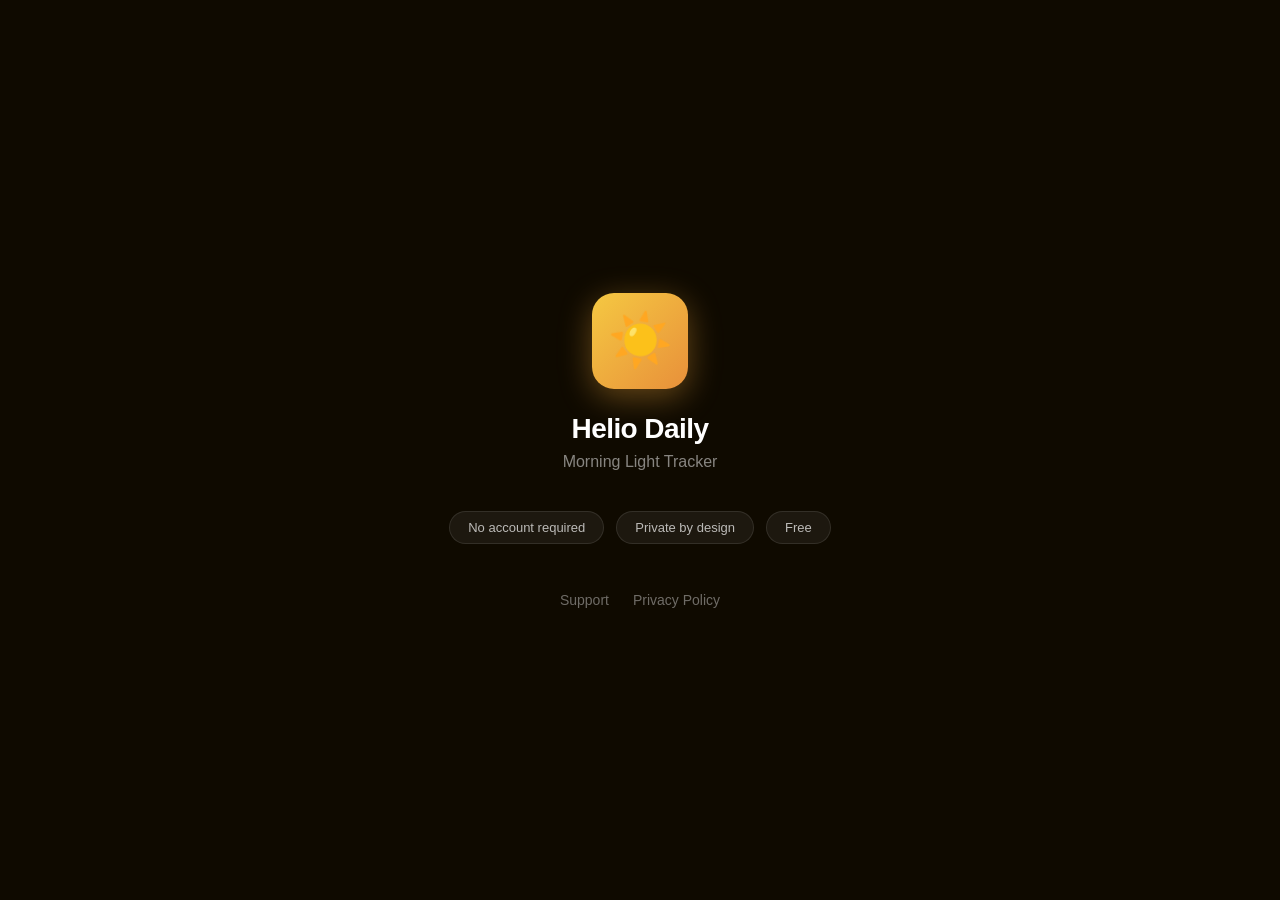
<file: helio/index.html>
<!DOCTYPE html>
<html lang="en">
<head>
<meta charset="UTF-8">
<meta name="viewport" content="width=device-width, initial-scale=1.0">
<title>Helio Daily - Morning Light Tracker</title>
<style>
  * { margin: 0; padding: 0; box-sizing: border-box; }
  body { font-family: -apple-system, BlinkMacSystemFont, 'Segoe UI', sans-serif; background: #0F0A00; color: #fff; min-height: 100vh; display: flex; flex-direction: column; align-items: center; justify-content: center; padding: 40px 20px; }
  .icon { width: 96px; height: 96px; background: linear-gradient(135deg, #F5C842, #E8903A); border-radius: 22px; display: flex; align-items: center; justify-content: center; font-size: 52px; margin: 0 auto 24px; box-shadow: 0 8px 32px rgba(232,163,58,0.4); }
  h1 { font-size: 28px; font-weight: 700; letter-spacing: -0.02em; margin-bottom: 8px; text-align: center; }
  .sub { font-size: 16px; color: rgba(255,255,255,0.5); text-align: center; margin-bottom: 40px; }
  .badges { display: flex; gap: 12px; flex-wrap: wrap; justify-content: center; margin-bottom: 48px; }
  .badge { background: rgba(255,255,255,0.06); border: 1px solid rgba(255,255,255,0.1); border-radius: 100px; padding: 8px 18px; font-size: 13px; color: rgba(255,255,255,0.7); }
  .links { display: flex; gap: 24px; }
  .links a { font-size: 14px; color: rgba(255,255,255,0.4); text-decoration: none; }
  .links a:hover { color: rgba(255,255,255,0.8); }
</style>
</head>
<body>
  <div class="icon">☀️</div>
  <h1>Helio Daily</h1>
  <p class="sub">Morning Light Tracker</p>
  <div class="badges">
    <span class="badge">No account required</span>
    <span class="badge">Private by design</span>
    <span class="badge">Free</span>
  </div>
  <div class="links">
    <a href="./support.html">Support</a>
    <a href="./privacy.html">Privacy Policy</a>
  </div>
</body>
</html>
</file>
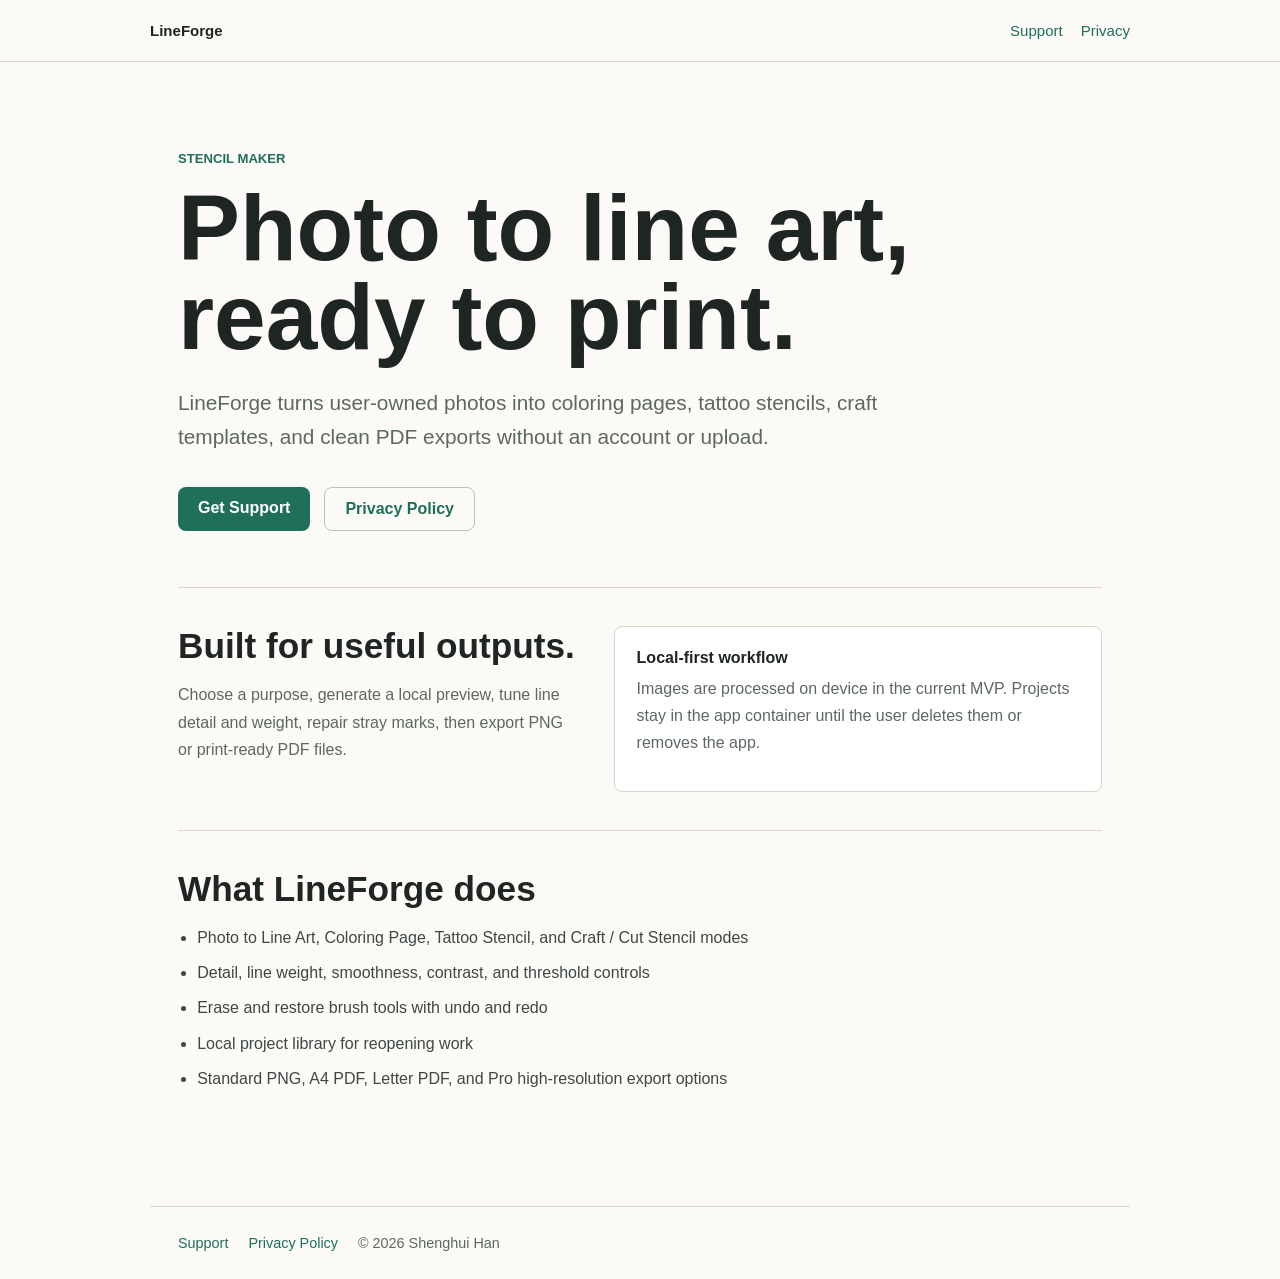
<file: lineforge/index.html>
<!DOCTYPE html>
<html lang="en">
<head>
  <meta charset="UTF-8">
  <meta name="viewport" content="width=device-width, initial-scale=1.0">
  <title>LineForge - Stencil Maker</title>
  <meta name="description" content="LineForge turns your own photos into printable line art, coloring pages, tattoo stencils, and craft templates.">
  <style>
    * { margin: 0; padding: 0; box-sizing: border-box; }
    body { font-family: -apple-system, BlinkMacSystemFont, "Segoe UI", sans-serif; background: #fbfaf6; color: #1f2523; }
    header { padding: 22px 40px; border-bottom: 1px solid #d9d4c8; background: rgba(251,250,246,0.96); }
    nav { display: flex; justify-content: space-between; align-items: center; gap: 20px; max-width: 980px; margin: 0 auto; }
    nav a { color: #1f6f5b; text-decoration: none; font-size: 0.94rem; }
    .brand { color: #1f2523; font-weight: 700; }
    .links { display: flex; gap: 18px; }
    .hero { max-width: 980px; margin: 0 auto; padding: 86px 28px 56px; }
    .eyebrow { color: #1f6f5b; font-size: 0.82rem; font-weight: 700; text-transform: uppercase; margin-bottom: 14px; }
    h1 { max-width: 820px; font-size: clamp(2.7rem, 8vw, 5.8rem); line-height: 0.96; letter-spacing: 0; }
    .lede { max-width: 720px; margin-top: 24px; color: #5d6864; font-size: clamp(1.06rem, 2vw, 1.3rem); line-height: 1.6; }
    .actions { display: flex; gap: 14px; flex-wrap: wrap; margin-top: 34px; }
    .button { display: inline-block; padding: 12px 20px; border-radius: 8px; background: #1f6f5b; color: #fff; text-decoration: none; font-weight: 650; }
    .button.secondary { background: transparent; color: #1f6f5b; border: 1px solid #b9c4bd; }
    .content { max-width: 980px; margin: 0 auto; padding: 0 28px 76px; }
    section { border-top: 1px solid #d9d4c8; padding: 38px 0; }
    h2 { font-size: clamp(1.35rem, 3vw, 2.2rem); line-height: 1.12; margin-bottom: 16px; }
    p { max-width: 760px; color: #5d6864; font-size: 1rem; line-height: 1.7; margin-bottom: 12px; }
    ul { max-width: 760px; padding-left: 1.2rem; color: #3e4845; line-height: 1.7; }
    li + li { margin-top: 8px; }
    .split { display: grid; grid-template-columns: minmax(0, 0.9fr) minmax(0, 1.1fr); gap: 36px; align-items: start; }
    .proof { background: #fff; border: 1px solid #d9d4c8; border-radius: 8px; padding: 22px; }
    .proof strong { display: block; margin-bottom: 8px; }
    footer { max-width: 980px; margin: 0 auto; padding: 28px; border-top: 1px solid #d9d4c8; color: #5d6864; font-size: 0.9rem; }
    footer a { color: #1f6f5b; text-decoration: none; margin-right: 16px; }
    @media (max-width: 720px) {
      header { padding: 18px 22px; }
      nav { align-items: flex-start; flex-direction: column; }
      .hero { padding-top: 56px; }
      .split { grid-template-columns: 1fr; }
    }
  </style>
</head>
<body>
  <header>
    <nav>
      <a class="brand" href="./">LineForge</a>
      <div class="links">
        <a href="support/">Support</a>
        <a href="privacy/">Privacy</a>
      </div>
    </nav>
  </header>

  <main>
    <div class="hero">
      <p class="eyebrow">Stencil Maker</p>
      <h1>Photo to line art, ready to print.</h1>
      <p class="lede">LineForge turns user-owned photos into coloring pages, tattoo stencils, craft templates, and clean PDF exports without an account or upload.</p>
      <div class="actions">
        <a class="button" href="support/">Get Support</a>
        <a class="button secondary" href="privacy/">Privacy Policy</a>
      </div>
    </div>

    <div class="content">
      <section class="split">
        <div>
          <h2>Built for useful outputs.</h2>
          <p>Choose a purpose, generate a local preview, tune line detail and weight, repair stray marks, then export PNG or print-ready PDF files.</p>
        </div>
        <div class="proof">
          <strong>Local-first workflow</strong>
          <p>Images are processed on device in the current MVP. Projects stay in the app container until the user deletes them or removes the app.</p>
        </div>
      </section>

      <section>
        <h2>What LineForge does</h2>
        <ul>
          <li>Photo to Line Art, Coloring Page, Tattoo Stencil, and Craft / Cut Stencil modes</li>
          <li>Detail, line weight, smoothness, contrast, and threshold controls</li>
          <li>Erase and restore brush tools with undo and redo</li>
          <li>Local project library for reopening work</li>
          <li>Standard PNG, A4 PDF, Letter PDF, and Pro high-resolution export options</li>
        </ul>
      </section>
    </div>
  </main>

  <footer>
    <a href="support/">Support</a>
    <a href="privacy/">Privacy Policy</a>
    <span>© 2026 Shenghui Han</span>
  </footer>
</body>
</html>
</file>
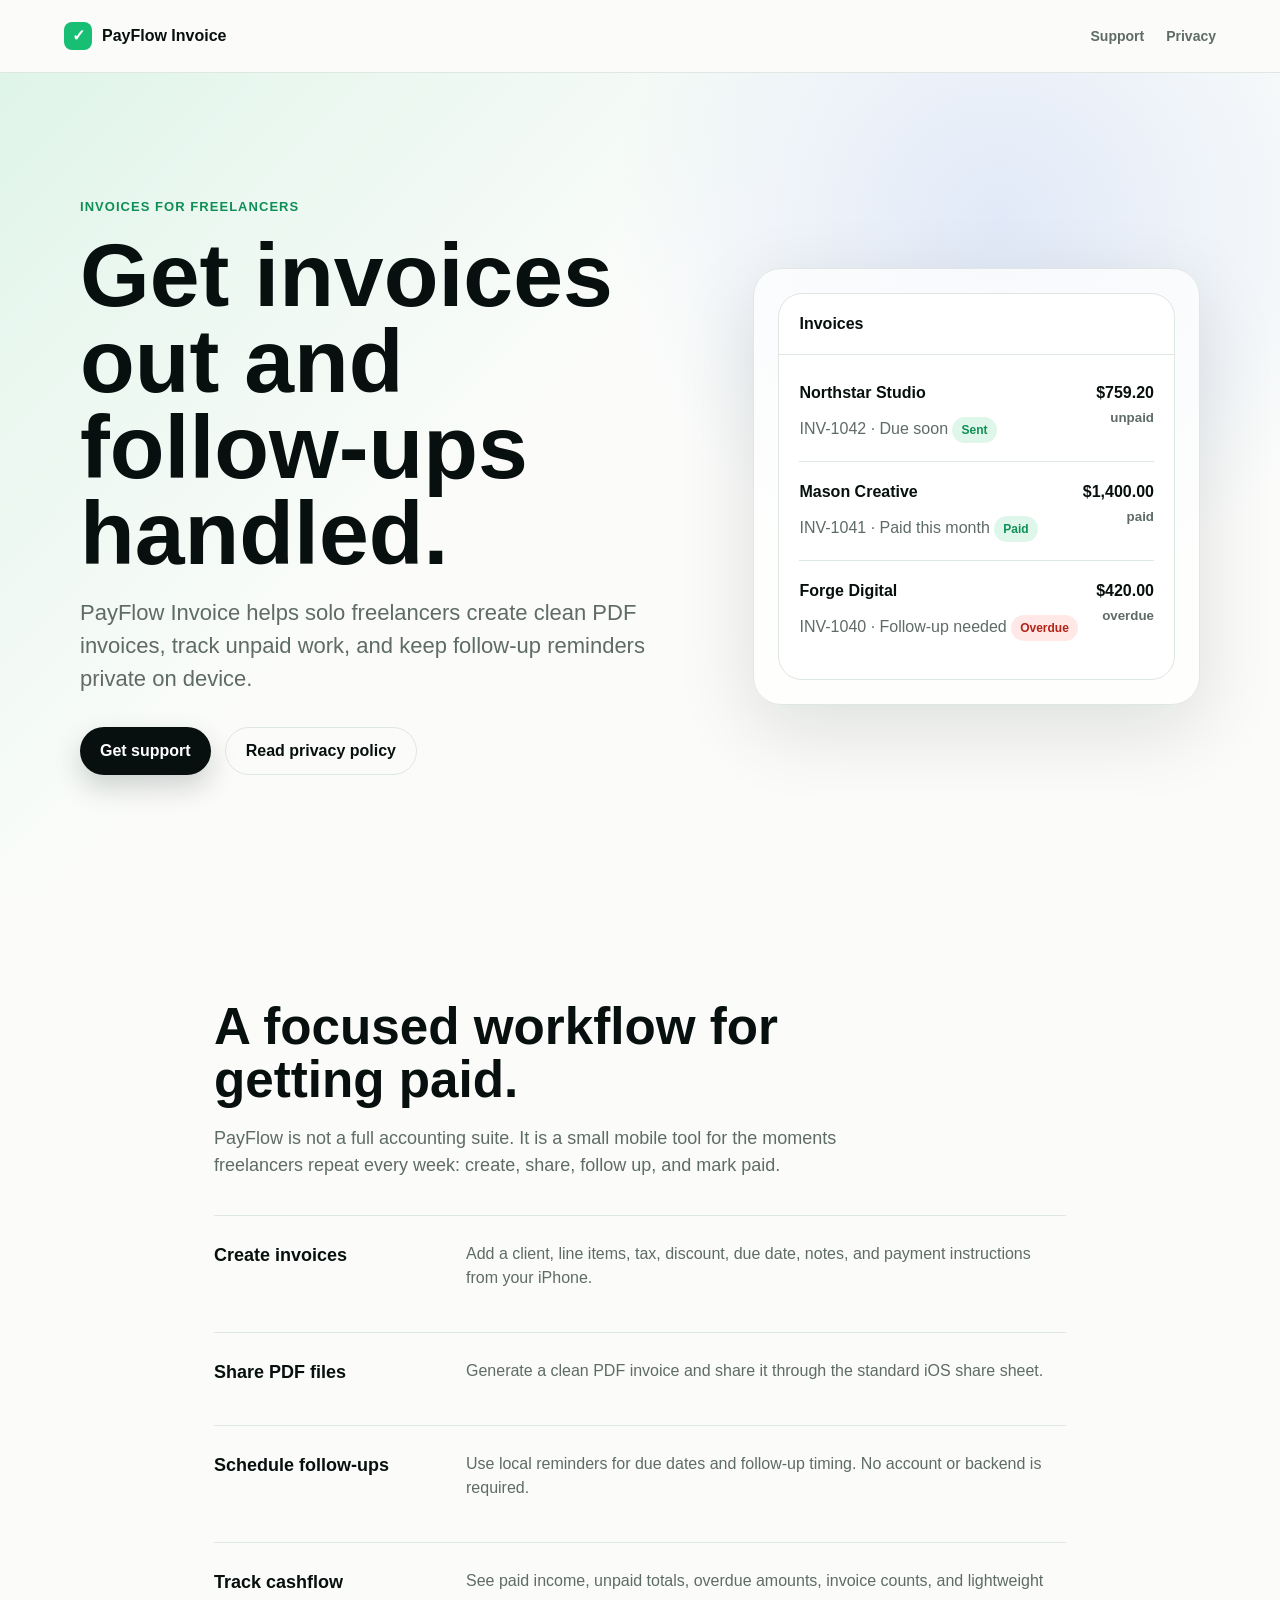
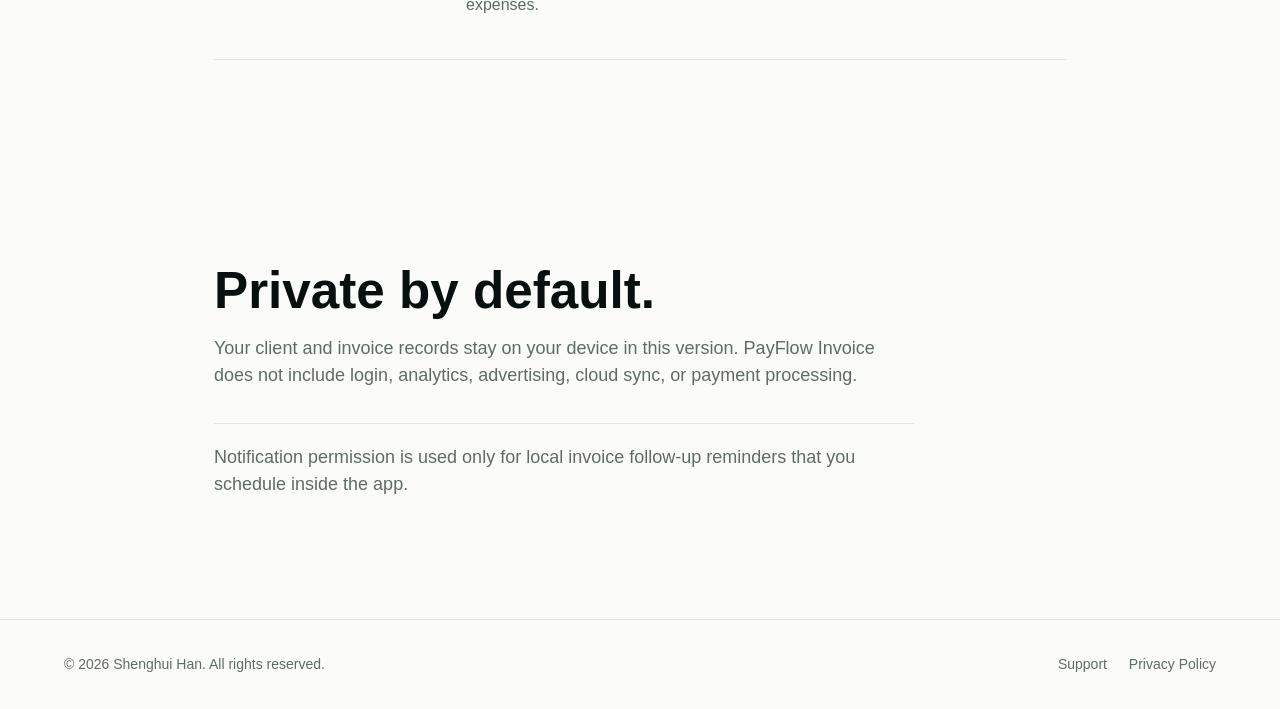
<file: payflow-invoice/index.html>
<!DOCTYPE html>
<html lang="en">
<head>
  <meta charset="UTF-8">
  <meta name="viewport" content="width=device-width, initial-scale=1.0">
  <meta name="description" content="PayFlow Invoice helps freelancers create PDF invoices, track unpaid work, and schedule local follow-up reminders.">
  <title>PayFlow Invoice - Simple invoices and follow-up reminders</title>
  <link rel="stylesheet" href="./styles.css">
</head>
<body>
  <header class="site-header">
    <a class="brand" href="./" aria-label="PayFlow Invoice home">
      <span class="mark">✓</span>
      <span>PayFlow Invoice</span>
    </a>
    <nav class="nav" aria-label="Main navigation">
      <a href="./support/">Support</a>
      <a href="./privacy/">Privacy</a>
    </nav>
  </header>

  <main>
    <section class="hero">
      <div class="hero-inner">
        <div>
          <p class="eyebrow">Invoices for freelancers</p>
          <h1>Get invoices out and follow-ups handled.</h1>
          <p class="lead">PayFlow Invoice helps solo freelancers create clean PDF invoices, track unpaid work, and keep follow-up reminders private on device.</p>
          <div class="actions">
            <a class="button" href="./support/">Get support</a>
            <a class="button secondary" href="./privacy/">Read privacy policy</a>
          </div>
        </div>

        <div class="product-panel" aria-label="PayFlow Invoice app preview">
          <div class="phone">
            <div class="phone-top">Invoices</div>
            <div class="invoice-list">
              <div class="invoice-row">
                <div>
                  <strong>Northstar Studio</strong>
                  <span>INV-1042 · Due soon</span>
                  <div class="status">Sent</div>
                </div>
                <div class="amount">$759.20<br><small>unpaid</small></div>
              </div>
              <div class="invoice-row">
                <div>
                  <strong>Mason Creative</strong>
                  <span>INV-1041 · Paid this month</span>
                  <div class="status">Paid</div>
                </div>
                <div class="amount">$1,400.00<br><small>paid</small></div>
              </div>
              <div class="invoice-row">
                <div>
                  <strong>Forge Digital</strong>
                  <span>INV-1040 · Follow-up needed</span>
                  <div class="status overdue">Overdue</div>
                </div>
                <div class="amount">$420.00<br><small>overdue</small></div>
              </div>
            </div>
          </div>
        </div>
      </div>
    </section>

    <section class="section" id="workflow">
      <h2>A focused workflow for getting paid.</h2>
      <p>PayFlow is not a full accounting suite. It is a small mobile tool for the moments freelancers repeat every week: create, share, follow up, and mark paid.</p>

      <div class="feature-list">
        <div class="feature">
          <h3>Create invoices</h3>
          <p>Add a client, line items, tax, discount, due date, notes, and payment instructions from your iPhone.</p>
        </div>
        <div class="feature">
          <h3>Share PDF files</h3>
          <p>Generate a clean PDF invoice and share it through the standard iOS share sheet.</p>
        </div>
        <div class="feature">
          <h3>Schedule follow-ups</h3>
          <p>Use local reminders for due dates and follow-up timing. No account or backend is required.</p>
        </div>
        <div class="feature">
          <h3>Track cashflow</h3>
          <p>See paid income, unpaid totals, overdue amounts, invoice counts, and lightweight expenses.</p>
        </div>
      </div>
    </section>

    <section class="section">
      <h2>Private by default.</h2>
      <p>Your client and invoice records stay on your device in this version. PayFlow Invoice does not include login, analytics, advertising, cloud sync, or payment processing.</p>
      <p class="note">Notification permission is used only for local invoice follow-up reminders that you schedule inside the app.</p>
    </section>
  </main>

  <footer class="site-footer">
    <span>© 2026 Shenghui Han. All rights reserved.</span>
    <span>
      <a href="./support/">Support</a>
      <a href="./privacy/">Privacy Policy</a>
    </span>
  </footer>
</body>
</html>
</file>
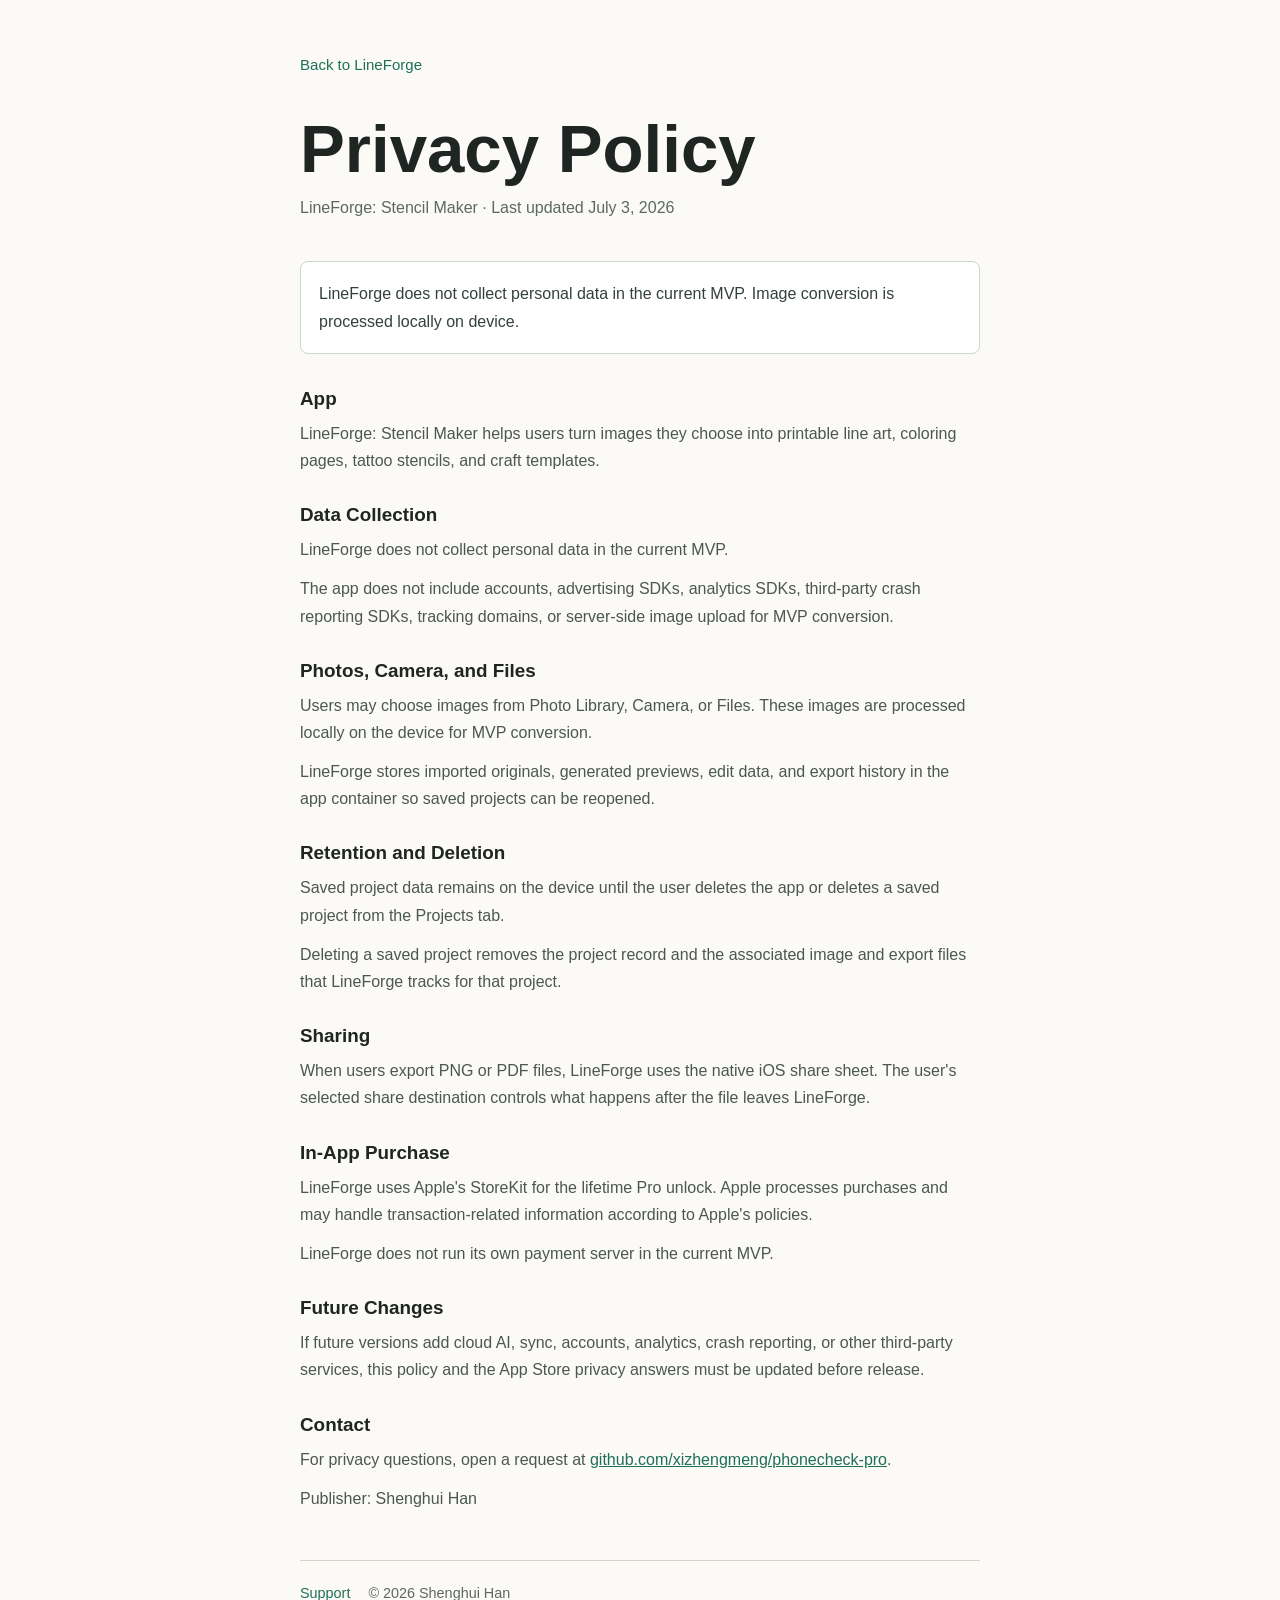
<file: lineforge/privacy/index.html>
<!DOCTYPE html>
<html lang="en">
<head>
  <meta charset="UTF-8">
  <meta name="viewport" content="width=device-width, initial-scale=1.0">
  <title>Privacy Policy - LineForge</title>
  <meta name="description" content="Privacy policy for LineForge: Stencil Maker.">
  <style>
    * { margin: 0; padding: 0; box-sizing: border-box; }
    body { font-family: -apple-system, BlinkMacSystemFont, "Segoe UI", sans-serif; background: #fbfaf6; color: #1f2523; padding: 56px 22px; }
    .wrap { max-width: 680px; margin: 0 auto; }
    .back { color: #1f6f5b; text-decoration: none; font-size: 0.94rem; display: inline-block; margin-bottom: 42px; }
    h1 { font-size: clamp(2.2rem, 8vw, 4.2rem); line-height: 1; letter-spacing: 0; margin-bottom: 12px; }
    .meta { color: #5d6864; margin-bottom: 40px; }
    .highlight { border: 1px solid #c9d8d0; background: #ffffff; border-radius: 8px; padding: 18px; margin-bottom: 34px; }
    .highlight p { margin: 0; color: #33413d; }
    h2 { font-size: 1.18rem; margin: 30px 0 10px; }
    p { color: #4c5753; line-height: 1.7; margin-bottom: 12px; }
    a { color: #1f6f5b; }
    footer { max-width: 680px; margin: 48px auto 0; padding-top: 24px; border-top: 1px solid #d9d4c8; color: #5d6864; font-size: 0.9rem; }
    footer a { color: #1f6f5b; text-decoration: none; margin-right: 14px; }
  </style>
</head>
<body>
  <main class="wrap">
    <a class="back" href="../">Back to LineForge</a>
    <h1>Privacy Policy</h1>
    <p class="meta">LineForge: Stencil Maker · Last updated July 3, 2026</p>

    <div class="highlight">
      <p>LineForge does not collect personal data in the current MVP. Image conversion is processed locally on device.</p>
    </div>

    <h2>App</h2>
    <p>LineForge: Stencil Maker helps users turn images they choose into printable line art, coloring pages, tattoo stencils, and craft templates.</p>

    <h2>Data Collection</h2>
    <p>LineForge does not collect personal data in the current MVP.</p>
    <p>The app does not include accounts, advertising SDKs, analytics SDKs, third-party crash reporting SDKs, tracking domains, or server-side image upload for MVP conversion.</p>

    <h2>Photos, Camera, and Files</h2>
    <p>Users may choose images from Photo Library, Camera, or Files. These images are processed locally on the device for MVP conversion.</p>
    <p>LineForge stores imported originals, generated previews, edit data, and export history in the app container so saved projects can be reopened.</p>

    <h2>Retention and Deletion</h2>
    <p>Saved project data remains on the device until the user deletes the app or deletes a saved project from the Projects tab.</p>
    <p>Deleting a saved project removes the project record and the associated image and export files that LineForge tracks for that project.</p>

    <h2>Sharing</h2>
    <p>When users export PNG or PDF files, LineForge uses the native iOS share sheet. The user's selected share destination controls what happens after the file leaves LineForge.</p>

    <h2>In-App Purchase</h2>
    <p>LineForge uses Apple's StoreKit for the lifetime Pro unlock. Apple processes purchases and may handle transaction-related information according to Apple's policies.</p>
    <p>LineForge does not run its own payment server in the current MVP.</p>

    <h2>Future Changes</h2>
    <p>If future versions add cloud AI, sync, accounts, analytics, crash reporting, or other third-party services, this policy and the App Store privacy answers must be updated before release.</p>

    <h2>Contact</h2>
    <p>For privacy questions, open a request at <a href="https://github.com/xizhengmeng/phonecheck-pro/issues/new">github.com/xizhengmeng/phonecheck-pro</a>.</p>
    <p>Publisher: Shenghui Han</p>
  </main>

  <footer>
    <a href="../support/">Support</a>
    <span>© 2026 Shenghui Han</span>
  </footer>
</body>
</html>
</file>
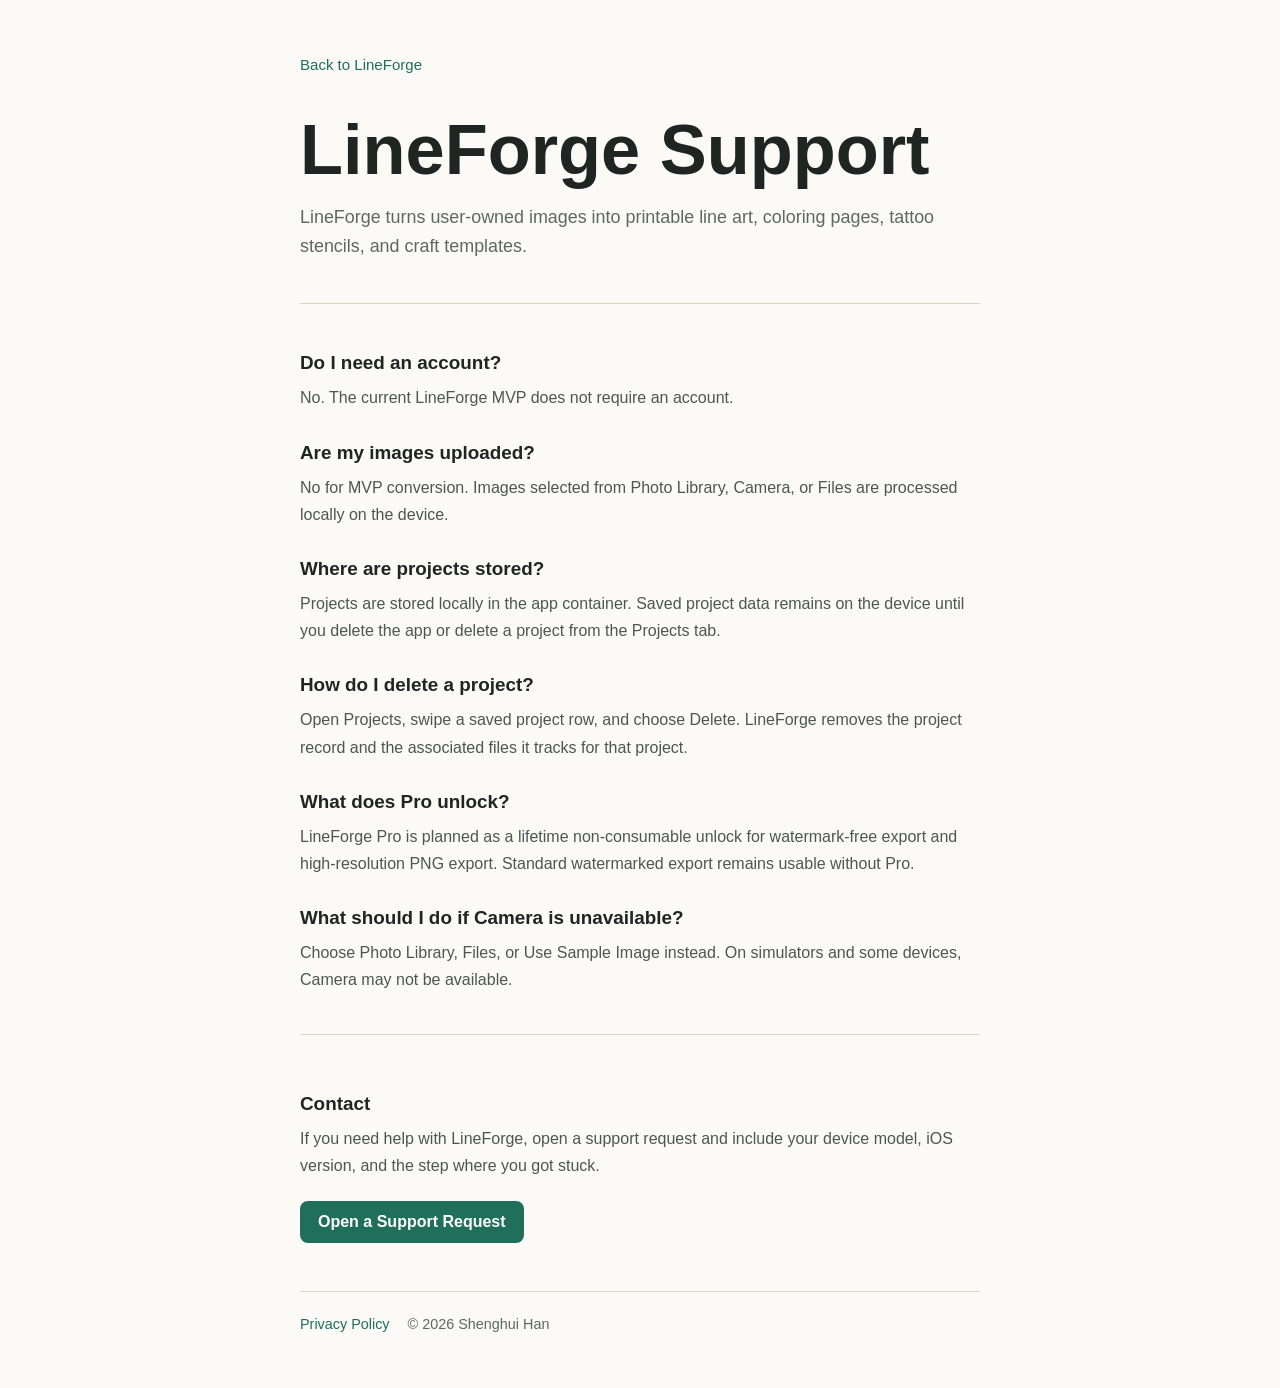
<file: lineforge/support/index.html>
<!DOCTYPE html>
<html lang="en">
<head>
  <meta charset="UTF-8">
  <meta name="viewport" content="width=device-width, initial-scale=1.0">
  <title>Support - LineForge</title>
  <meta name="description" content="Support page for LineForge: Stencil Maker.">
  <style>
    * { margin: 0; padding: 0; box-sizing: border-box; }
    body { font-family: -apple-system, BlinkMacSystemFont, "Segoe UI", sans-serif; background: #fbfaf6; color: #1f2523; padding: 56px 22px; }
    .wrap { max-width: 680px; margin: 0 auto; }
    .back { color: #1f6f5b; text-decoration: none; font-size: 0.94rem; display: inline-block; margin-bottom: 42px; }
    h1 { font-size: clamp(2.2rem, 8vw, 4.4rem); line-height: 1; letter-spacing: 0; margin-bottom: 18px; }
    .lede { color: #5d6864; font-size: 1.12rem; line-height: 1.62; margin-bottom: 42px; }
    h2 { font-size: 1.18rem; margin: 30px 0 10px; }
    p { color: #4c5753; line-height: 1.7; margin-bottom: 12px; }
    .faq { border-top: 1px solid #d9d4c8; padding-top: 18px; }
    .contact { margin-top: 40px; padding-top: 28px; border-top: 1px solid #d9d4c8; }
    .button { display: inline-block; margin-top: 10px; padding: 12px 18px; border-radius: 8px; background: #1f6f5b; color: #fff; text-decoration: none; font-weight: 650; }
    footer { max-width: 680px; margin: 48px auto 0; padding-top: 24px; border-top: 1px solid #d9d4c8; color: #5d6864; font-size: 0.9rem; }
    footer a { color: #1f6f5b; text-decoration: none; margin-right: 14px; }
  </style>
</head>
<body>
  <main class="wrap">
    <a class="back" href="../">Back to LineForge</a>
    <h1>LineForge Support</h1>
    <p class="lede">LineForge turns user-owned images into printable line art, coloring pages, tattoo stencils, and craft templates.</p>

    <section class="faq" aria-labelledby="questions">
      <h2 id="questions">Do I need an account?</h2>
      <p>No. The current LineForge MVP does not require an account.</p>

      <h2>Are my images uploaded?</h2>
      <p>No for MVP conversion. Images selected from Photo Library, Camera, or Files are processed locally on the device.</p>

      <h2>Where are projects stored?</h2>
      <p>Projects are stored locally in the app container. Saved project data remains on the device until you delete the app or delete a project from the Projects tab.</p>

      <h2>How do I delete a project?</h2>
      <p>Open Projects, swipe a saved project row, and choose Delete. LineForge removes the project record and the associated files it tracks for that project.</p>

      <h2>What does Pro unlock?</h2>
      <p>LineForge Pro is planned as a lifetime non-consumable unlock for watermark-free export and high-resolution PNG export. Standard watermarked export remains usable without Pro.</p>

      <h2>What should I do if Camera is unavailable?</h2>
      <p>Choose Photo Library, Files, or Use Sample Image instead. On simulators and some devices, Camera may not be available.</p>
    </section>

    <section class="contact" aria-labelledby="contact">
      <h2 id="contact">Contact</h2>
      <p>If you need help with LineForge, open a support request and include your device model, iOS version, and the step where you got stuck.</p>
      <a class="button" href="https://github.com/xizhengmeng/phonecheck-pro/issues/new">Open a Support Request</a>
    </section>
  </main>

  <footer>
    <a href="../privacy/">Privacy Policy</a>
    <span>© 2026 Shenghui Han</span>
  </footer>
</body>
</html>
</file>
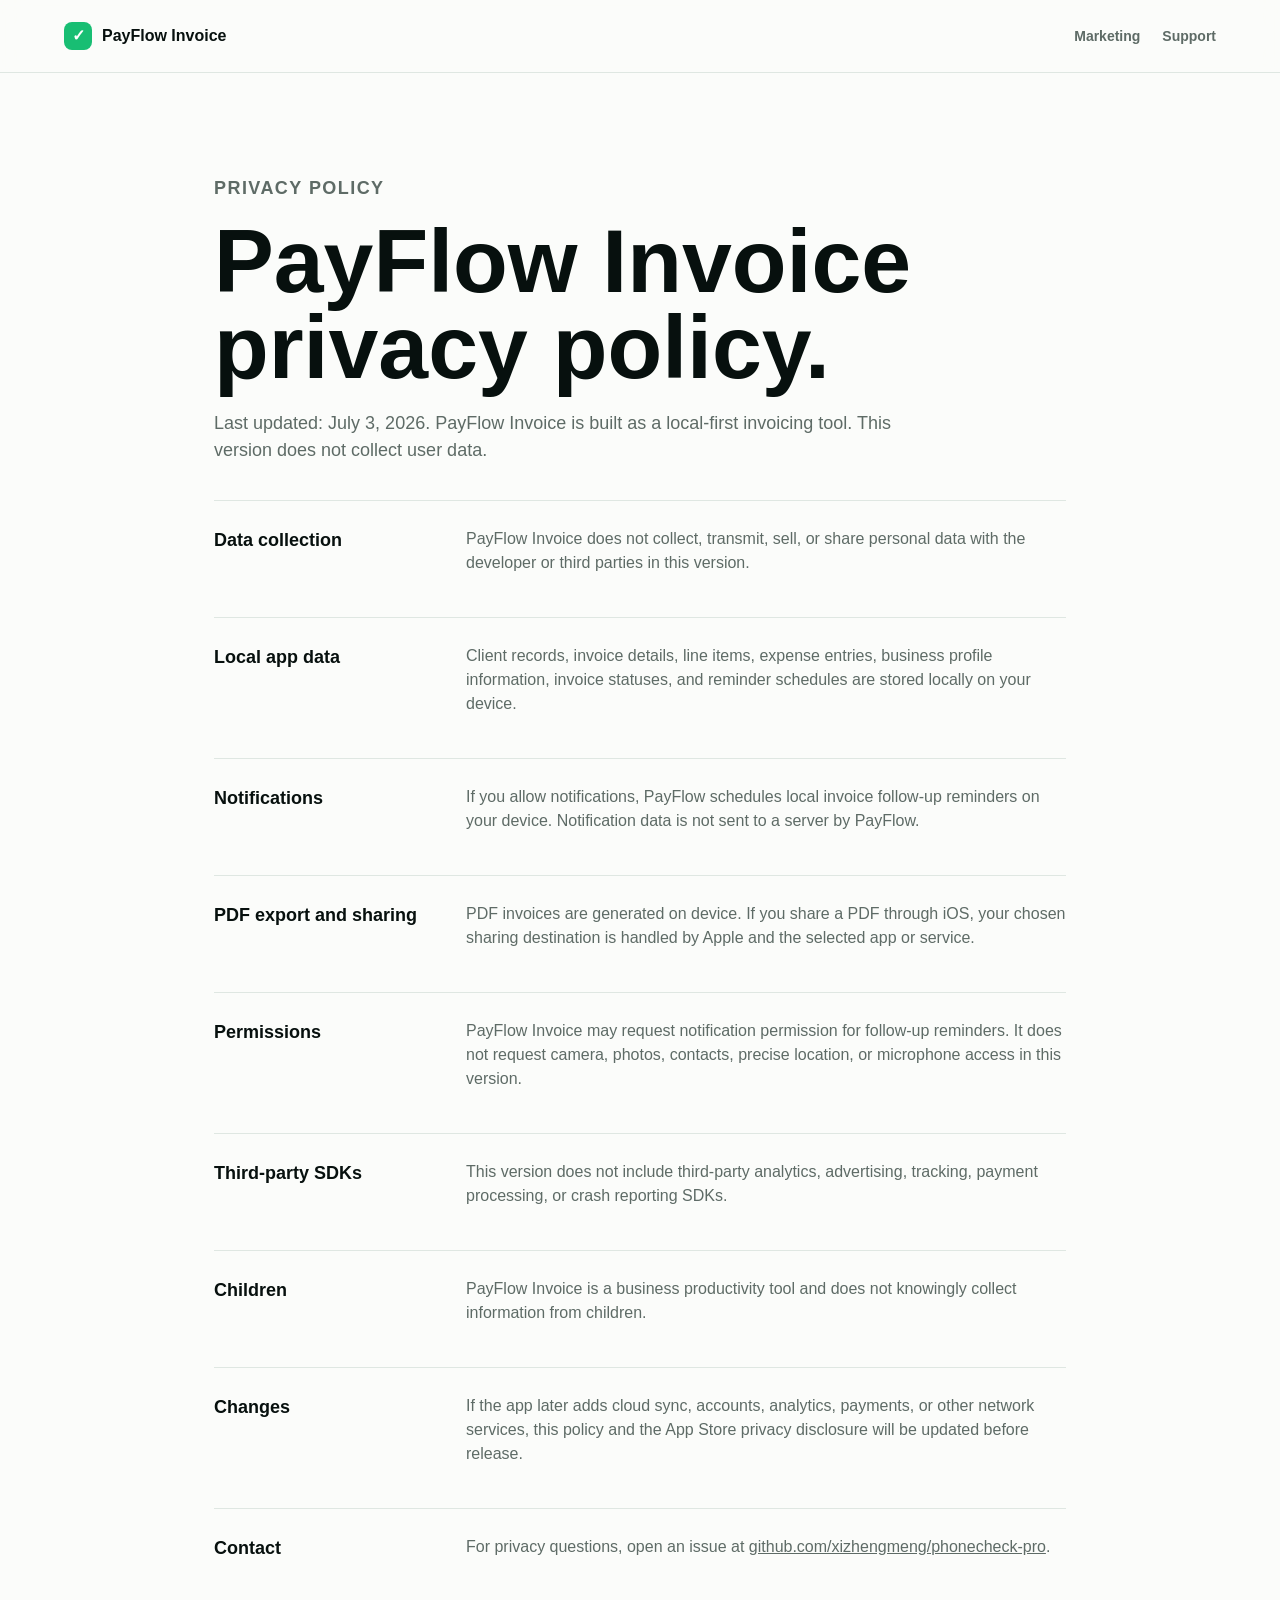
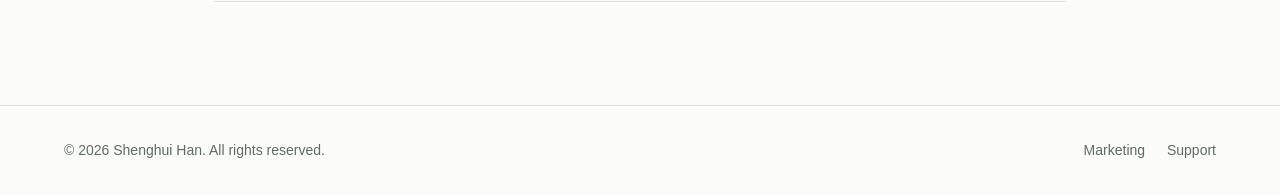
<file: payflow-invoice/privacy/index.html>
<!DOCTYPE html>
<html lang="en">
<head>
  <meta charset="UTF-8">
  <meta name="viewport" content="width=device-width, initial-scale=1.0">
  <meta name="description" content="Privacy policy for PayFlow Invoice. The app stores invoice data locally and does not collect user data in this version.">
  <title>Privacy Policy - PayFlow Invoice</title>
  <link rel="stylesheet" href="../styles.css">
</head>
<body>
  <header class="site-header">
    <a class="brand" href="../" aria-label="PayFlow Invoice home">
      <span class="mark">✓</span>
      <span>PayFlow Invoice</span>
    </a>
    <nav class="nav" aria-label="Main navigation">
      <a href="../">Marketing</a>
      <a href="../support/">Support</a>
    </nav>
  </header>

  <main>
    <section class="section">
      <p class="eyebrow">Privacy Policy</p>
      <h1>PayFlow Invoice privacy policy.</h1>
      <p class="lead">Last updated: July 3, 2026. PayFlow Invoice is built as a local-first invoicing tool. This version does not collect user data.</p>

      <div class="policy-list">
        <div class="policy">
          <h3>Data collection</h3>
          <p>PayFlow Invoice does not collect, transmit, sell, or share personal data with the developer or third parties in this version.</p>
        </div>

        <div class="policy">
          <h3>Local app data</h3>
          <p>Client records, invoice details, line items, expense entries, business profile information, invoice statuses, and reminder schedules are stored locally on your device.</p>
        </div>

        <div class="policy">
          <h3>Notifications</h3>
          <p>If you allow notifications, PayFlow schedules local invoice follow-up reminders on your device. Notification data is not sent to a server by PayFlow.</p>
        </div>

        <div class="policy">
          <h3>PDF export and sharing</h3>
          <p>PDF invoices are generated on device. If you share a PDF through iOS, your chosen sharing destination is handled by Apple and the selected app or service.</p>
        </div>

        <div class="policy">
          <h3>Permissions</h3>
          <div>
            <p>PayFlow Invoice may request notification permission for follow-up reminders. It does not request camera, photos, contacts, precise location, or microphone access in this version.</p>
          </div>
        </div>

        <div class="policy">
          <h3>Third-party SDKs</h3>
          <p>This version does not include third-party analytics, advertising, tracking, payment processing, or crash reporting SDKs.</p>
        </div>

        <div class="policy">
          <h3>Children</h3>
          <p>PayFlow Invoice is a business productivity tool and does not knowingly collect information from children.</p>
        </div>

        <div class="policy">
          <h3>Changes</h3>
          <p>If the app later adds cloud sync, accounts, analytics, payments, or other network services, this policy and the App Store privacy disclosure will be updated before release.</p>
        </div>

        <div class="policy">
          <h3>Contact</h3>
          <p>For privacy questions, open an issue at <a href="https://github.com/xizhengmeng/phonecheck-pro/issues">github.com/xizhengmeng/phonecheck-pro</a>.</p>
        </div>
      </div>
    </section>
  </main>

  <footer class="site-footer">
    <span>© 2026 Shenghui Han. All rights reserved.</span>
    <span>
      <a href="../">Marketing</a>
      <a href="../support/">Support</a>
    </span>
  </footer>
</body>
</html>
</file>
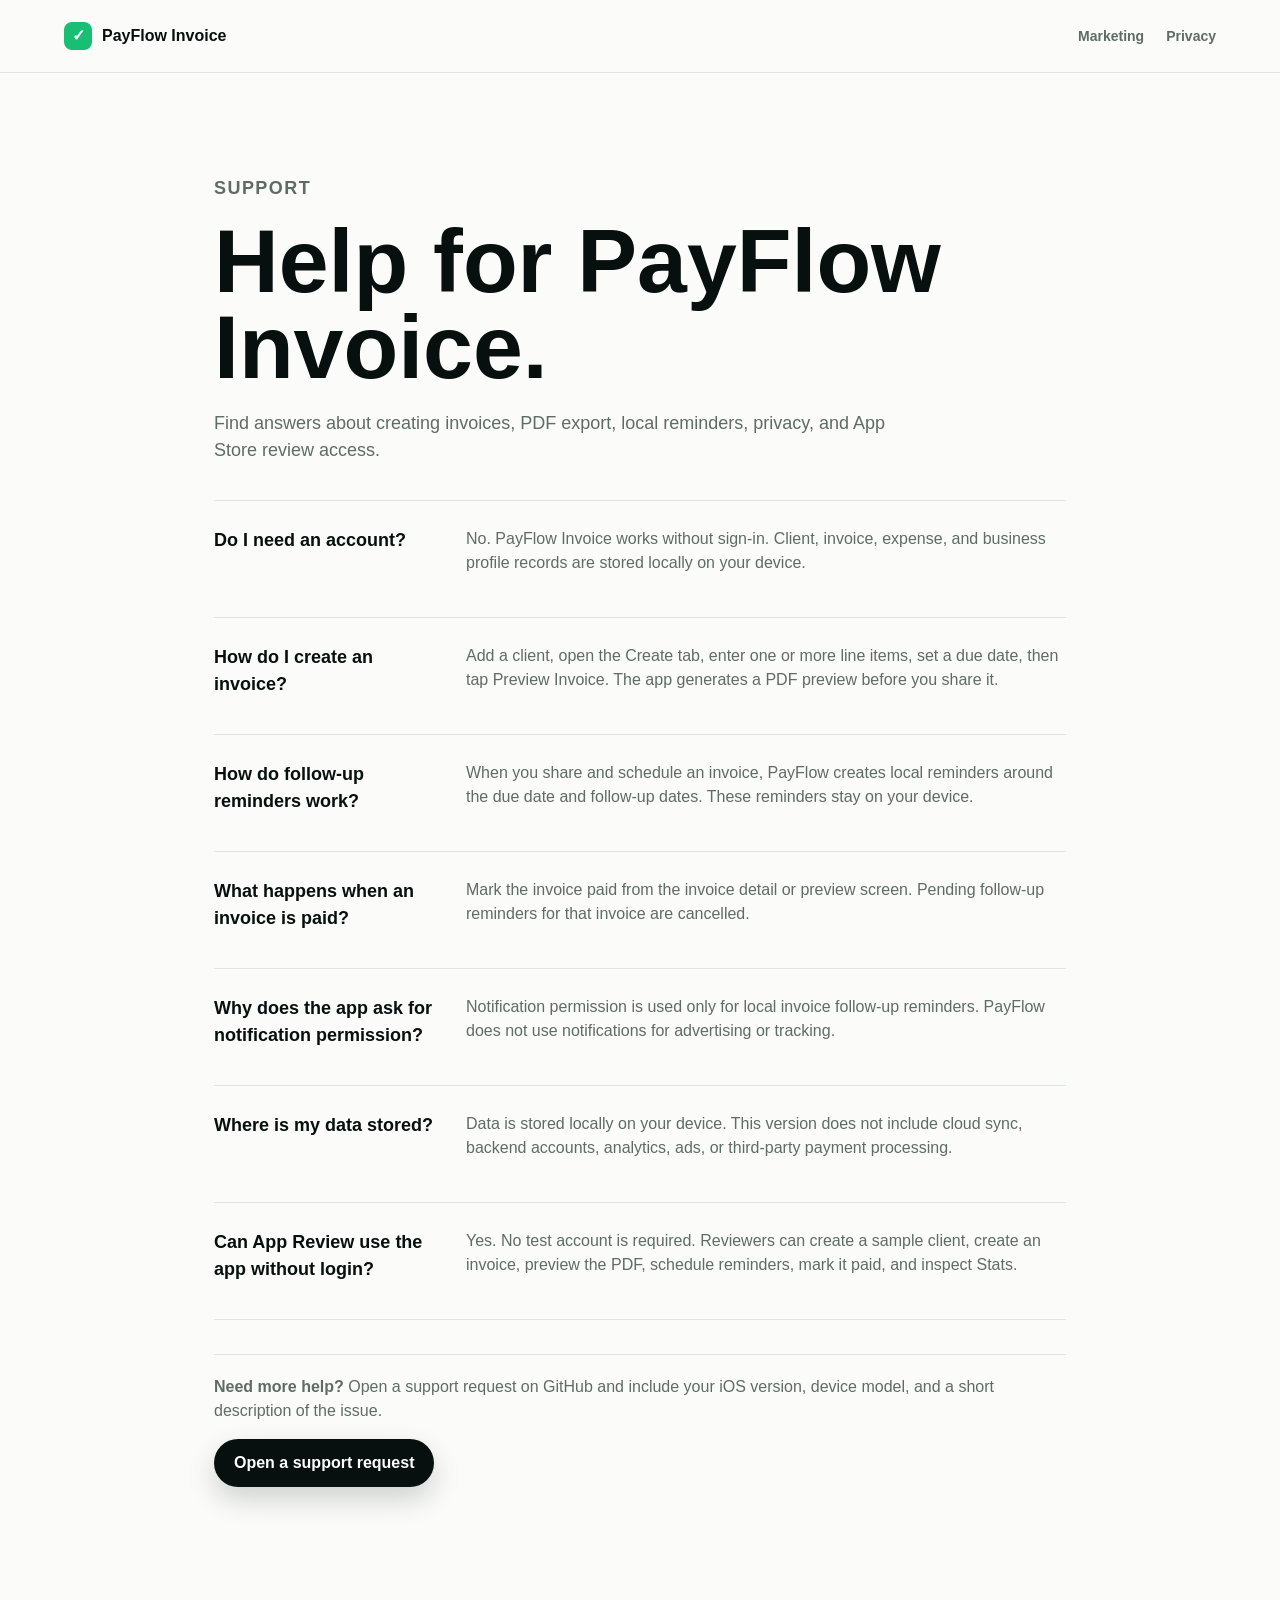
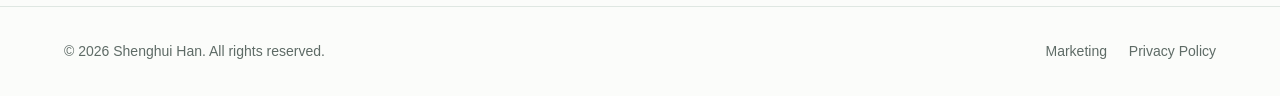
<file: payflow-invoice/support/index.html>
<!DOCTYPE html>
<html lang="en">
<head>
  <meta charset="UTF-8">
  <meta name="viewport" content="width=device-width, initial-scale=1.0">
  <meta name="description" content="Support for PayFlow Invoice, a local-first invoice and follow-up reminder app for freelancers.">
  <title>Support - PayFlow Invoice</title>
  <link rel="stylesheet" href="../styles.css">
</head>
<body>
  <header class="site-header">
    <a class="brand" href="../" aria-label="PayFlow Invoice home">
      <span class="mark">✓</span>
      <span>PayFlow Invoice</span>
    </a>
    <nav class="nav" aria-label="Main navigation">
      <a href="../">Marketing</a>
      <a href="../privacy/">Privacy</a>
    </nav>
  </header>

  <main>
    <section class="section">
      <p class="eyebrow">Support</p>
      <h1>Help for PayFlow Invoice.</h1>
      <p class="lead">Find answers about creating invoices, PDF export, local reminders, privacy, and App Store review access.</p>

      <div class="faq-list">
        <div class="faq">
          <h3>Do I need an account?</h3>
          <p>No. PayFlow Invoice works without sign-in. Client, invoice, expense, and business profile records are stored locally on your device.</p>
        </div>

        <div class="faq">
          <h3>How do I create an invoice?</h3>
          <p>Add a client, open the Create tab, enter one or more line items, set a due date, then tap Preview Invoice. The app generates a PDF preview before you share it.</p>
        </div>

        <div class="faq">
          <h3>How do follow-up reminders work?</h3>
          <p>When you share and schedule an invoice, PayFlow creates local reminders around the due date and follow-up dates. These reminders stay on your device.</p>
        </div>

        <div class="faq">
          <h3>What happens when an invoice is paid?</h3>
          <p>Mark the invoice paid from the invoice detail or preview screen. Pending follow-up reminders for that invoice are cancelled.</p>
        </div>

        <div class="faq">
          <h3>Why does the app ask for notification permission?</h3>
          <p>Notification permission is used only for local invoice follow-up reminders. PayFlow does not use notifications for advertising or tracking.</p>
        </div>

        <div class="faq">
          <h3>Where is my data stored?</h3>
          <p>Data is stored locally on your device. This version does not include cloud sync, backend accounts, analytics, ads, or third-party payment processing.</p>
        </div>

        <div class="faq">
          <h3>Can App Review use the app without login?</h3>
          <p>Yes. No test account is required. Reviewers can create a sample client, create an invoice, preview the PDF, schedule reminders, mark it paid, and inspect Stats.</p>
        </div>
      </div>

      <div class="note">
        <p><strong>Need more help?</strong> Open a support request on GitHub and include your iOS version, device model, and a short description of the issue.</p>
        <p><a class="button" href="https://github.com/xizhengmeng/phonecheck-pro/issues/new">Open a support request</a></p>
      </div>
    </section>
  </main>

  <footer class="site-footer">
    <span>© 2026 Shenghui Han. All rights reserved.</span>
    <span>
      <a href="../">Marketing</a>
      <a href="../privacy/">Privacy Policy</a>
    </span>
  </footer>
</body>
</html>
</file>
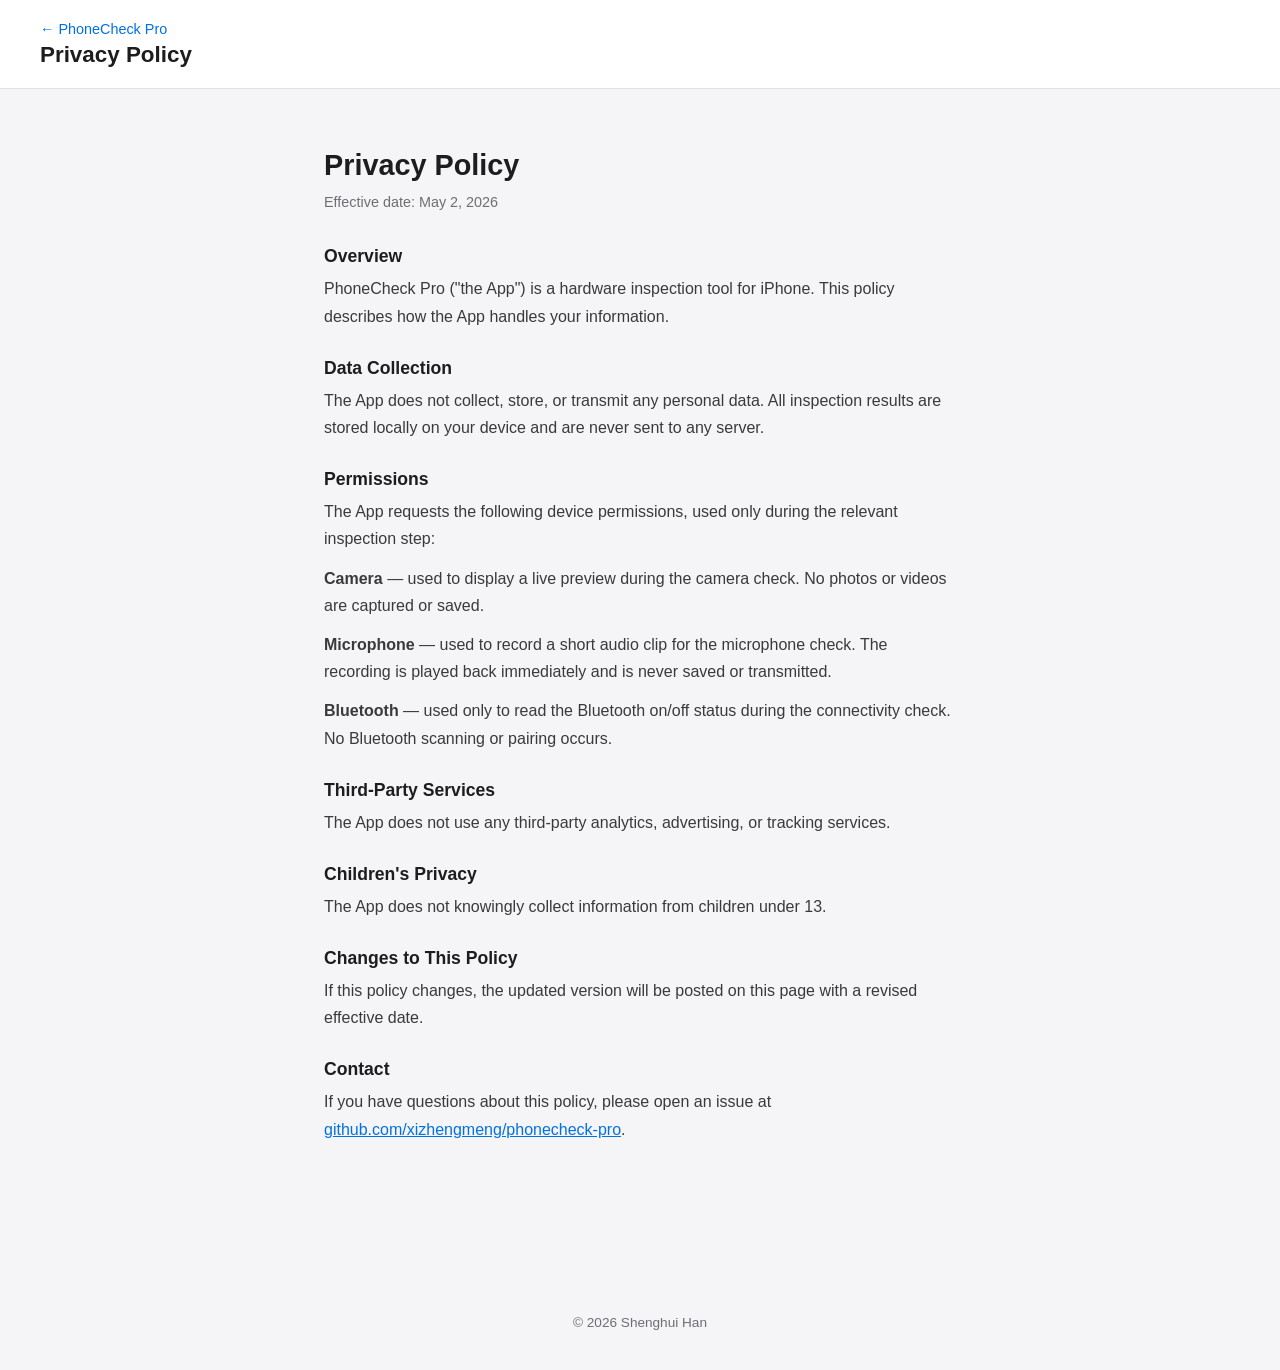
<file: privacy.html>
<!DOCTYPE html>
<html lang="en">
<head>
  <meta charset="UTF-8">
  <meta name="viewport" content="width=device-width, initial-scale=1.0">
  <title>Privacy Policy — PhoneCheck Pro</title>
  <style>
    * { margin: 0; padding: 0; box-sizing: border-box; }
    body { font-family: -apple-system, BlinkMacSystemFont, "Segoe UI", sans-serif; background: #f5f5f7; color: #1d1d1f; }
    header { background: #fff; padding: 20px 40px; border-bottom: 1px solid #e0e0e5; }
    header a { text-decoration: none; color: #0071e3; font-size: 0.9rem; }
    header h1 { font-size: 1.4rem; font-weight: 600; margin-top: 4px; }
    .content { max-width: 680px; margin: 60px auto; padding: 0 24px 60px; }
    .content h2 { font-size: 1.8rem; font-weight: 700; margin-bottom: 8px; }
    .content .date { color: #6e6e73; font-size: 0.9rem; margin-bottom: 32px; }
    .content h3 { font-size: 1.1rem; font-weight: 600; margin: 28px 0 8px; }
    .content p { font-size: 1rem; line-height: 1.7; color: #3a3a3c; margin-bottom: 12px; }
    footer { text-align: center; padding: 40px; color: #6e6e73; font-size: 0.85rem; }
  </style>
</head>
<body>
  <header>
    <a href="index.html">← PhoneCheck Pro</a>
    <h1>Privacy Policy</h1>
  </header>
  <div class="content">
    <h2>Privacy Policy</h2>
    <p class="date">Effective date: May 2, 2026</p>

    <h3>Overview</h3>
    <p>PhoneCheck Pro ("the App") is a hardware inspection tool for iPhone. This policy describes how the App handles your information.</p>

    <h3>Data Collection</h3>
    <p>The App does not collect, store, or transmit any personal data. All inspection results are stored locally on your device and are never sent to any server.</p>

    <h3>Permissions</h3>
    <p>The App requests the following device permissions, used only during the relevant inspection step:</p>
    <p><strong>Camera</strong> — used to display a live preview during the camera check. No photos or videos are captured or saved.</p>
    <p><strong>Microphone</strong> — used to record a short audio clip for the microphone check. The recording is played back immediately and is never saved or transmitted.</p>
    <p><strong>Bluetooth</strong> — used only to read the Bluetooth on/off status during the connectivity check. No Bluetooth scanning or pairing occurs.</p>

    <h3>Third-Party Services</h3>
    <p>The App does not use any third-party analytics, advertising, or tracking services.</p>

    <h3>Children's Privacy</h3>
    <p>The App does not knowingly collect information from children under 13.</p>

    <h3>Changes to This Policy</h3>
    <p>If this policy changes, the updated version will be posted on this page with a revised effective date.</p>

    <h3>Contact</h3>
    <p>If you have questions about this policy, please open an issue at <a href="https://github.com/xizhengmeng/phonecheck-pro/issues" style="color:#0071e3">github.com/xizhengmeng/phonecheck-pro</a>.</p>
  </div>
  <footer>© 2026 Shenghui Han</footer>
</body>
</html>
</file>
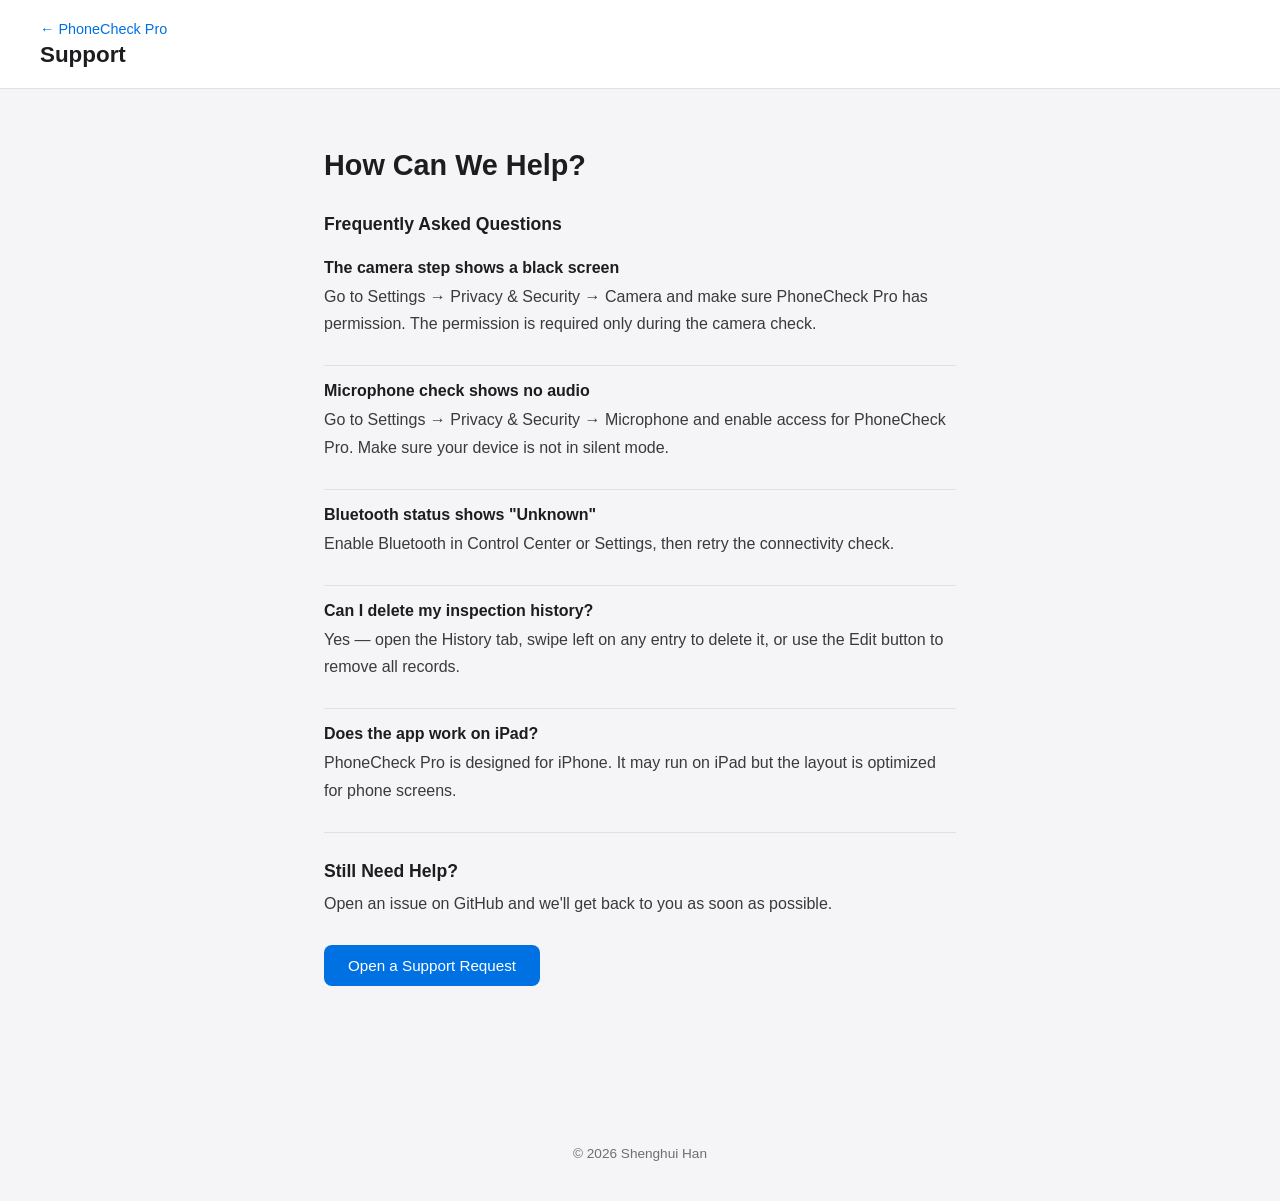
<file: support.html>
<!DOCTYPE html>
<html lang="en">
<head>
  <meta charset="UTF-8">
  <meta name="viewport" content="width=device-width, initial-scale=1.0">
  <title>Support — PhoneCheck Pro</title>
  <style>
    * { margin: 0; padding: 0; box-sizing: border-box; }
    body { font-family: -apple-system, BlinkMacSystemFont, "Segoe UI", sans-serif; background: #f5f5f7; color: #1d1d1f; }
    header { background: #fff; padding: 20px 40px; border-bottom: 1px solid #e0e0e5; }
    header a { text-decoration: none; color: #0071e3; font-size: 0.9rem; }
    header h1 { font-size: 1.4rem; font-weight: 600; margin-top: 4px; }
    .content { max-width: 680px; margin: 60px auto; padding: 0 24px 60px; }
    .content h2 { font-size: 1.8rem; font-weight: 700; margin-bottom: 32px; }
    .content h3 { font-size: 1.1rem; font-weight: 600; margin: 28px 0 8px; }
    .content p { font-size: 1rem; line-height: 1.7; color: #3a3a3c; margin-bottom: 12px; }
    .cta { display: inline-block; margin-top: 16px; background: #0071e3; color: #fff; padding: 12px 24px; border-radius: 8px; text-decoration: none; font-size: 0.95rem; font-weight: 500; }
    .faq-item { border-bottom: 1px solid #e0e0e5; padding: 16px 0; }
    .faq-item p { margin-top: 6px; }
    footer { text-align: center; padding: 40px; color: #6e6e73; font-size: 0.85rem; }
  </style>
</head>
<body>
  <header>
    <a href="index.html">← PhoneCheck Pro</a>
    <h1>Support</h1>
  </header>
  <div class="content">
    <h2>How Can We Help?</h2>

    <h3>Frequently Asked Questions</h3>

    <div class="faq-item">
      <strong>The camera step shows a black screen</strong>
      <p>Go to Settings → Privacy & Security → Camera and make sure PhoneCheck Pro has permission. The permission is required only during the camera check.</p>
    </div>
    <div class="faq-item">
      <strong>Microphone check shows no audio</strong>
      <p>Go to Settings → Privacy & Security → Microphone and enable access for PhoneCheck Pro. Make sure your device is not in silent mode.</p>
    </div>
    <div class="faq-item">
      <strong>Bluetooth status shows "Unknown"</strong>
      <p>Enable Bluetooth in Control Center or Settings, then retry the connectivity check.</p>
    </div>
    <div class="faq-item">
      <strong>Can I delete my inspection history?</strong>
      <p>Yes — open the History tab, swipe left on any entry to delete it, or use the Edit button to remove all records.</p>
    </div>
    <div class="faq-item">
      <strong>Does the app work on iPad?</strong>
      <p>PhoneCheck Pro is designed for iPhone. It may run on iPad but the layout is optimized for phone screens.</p>
    </div>

    <h3>Still Need Help?</h3>
    <p>Open an issue on GitHub and we'll get back to you as soon as possible.</p>
    <a class="cta" href="https://github.com/xizhengmeng/phonecheck-pro/issues/new">Open a Support Request</a>
  </div>
  <footer>© 2026 Shenghui Han</footer>
</body>
</html>
</file>
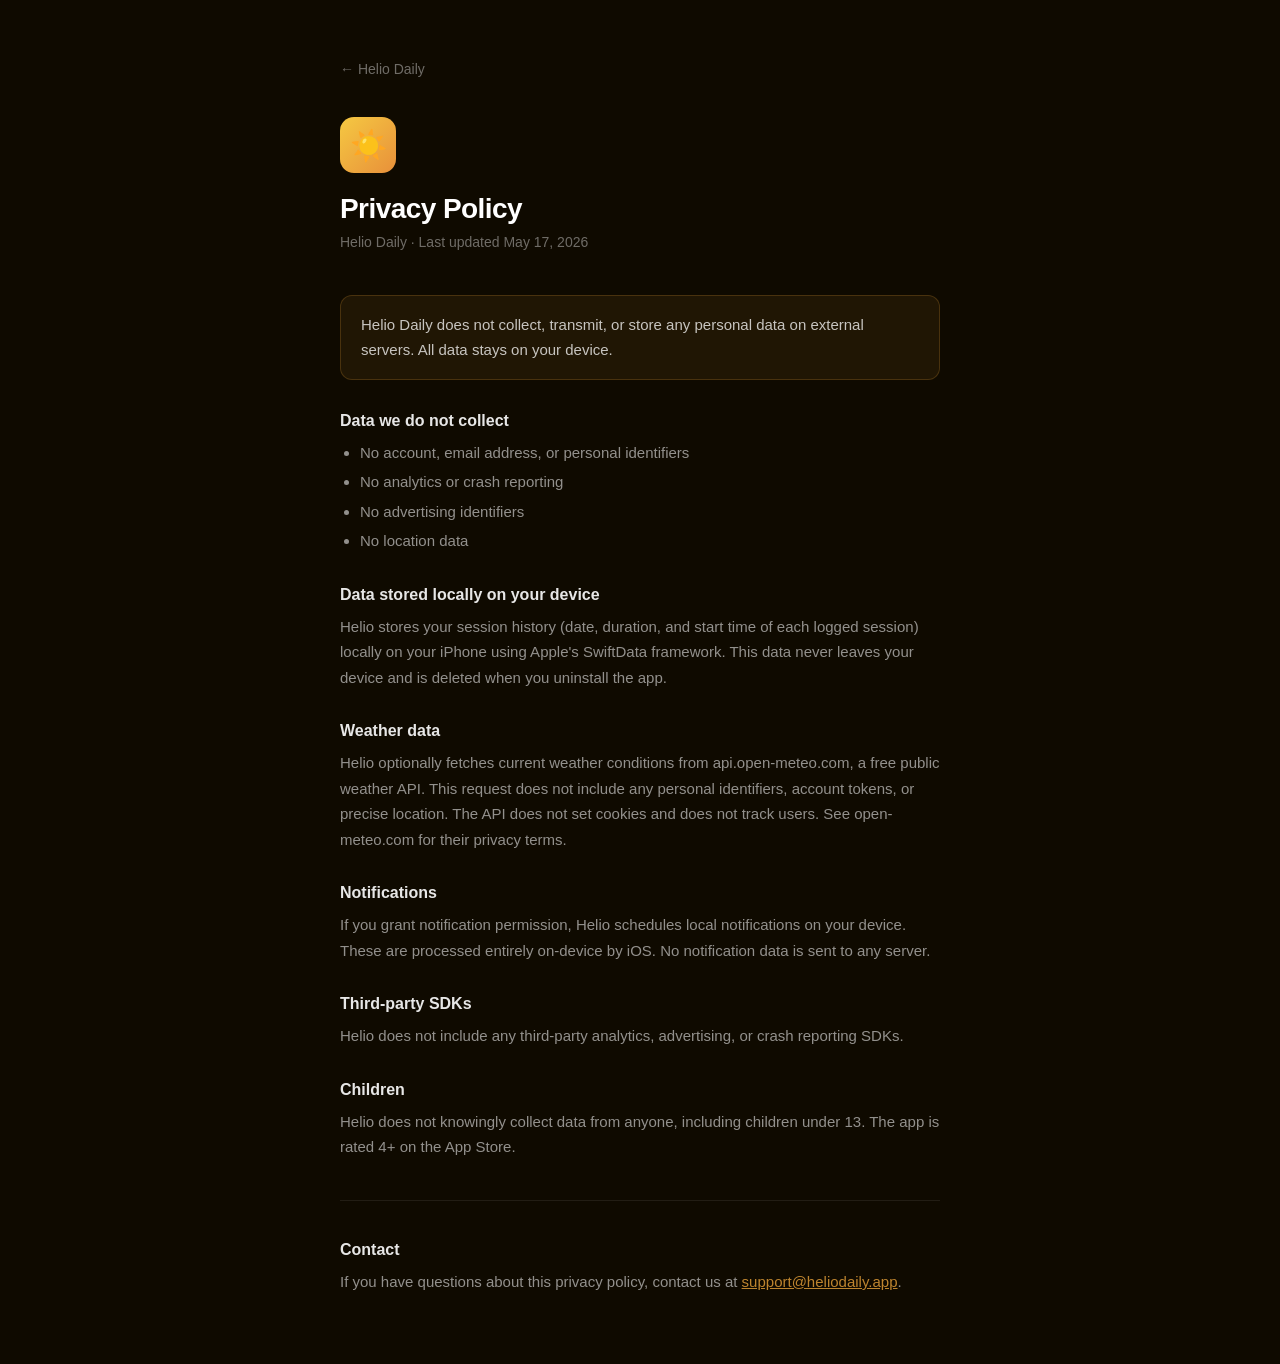
<file: helio/privacy.html>
<!DOCTYPE html>
<html lang="en">
<head>
<meta charset="UTF-8">
<meta name="viewport" content="width=device-width, initial-scale=1.0">
<title>Privacy Policy - Helio Daily</title>
<style>
  * { margin: 0; padding: 0; box-sizing: border-box; }
  body { font-family: -apple-system, BlinkMacSystemFont, 'Segoe UI', sans-serif; background: #0F0A00; color: #fff; padding: 60px 20px; }
  .wrap { max-width: 600px; margin: 0 auto; }
  .back { font-size: 14px; color: rgba(255,255,255,0.4); text-decoration: none; display: inline-block; margin-bottom: 40px; }
  .back:hover { color: rgba(255,255,255,0.8); }
  .icon { width: 56px; height: 56px; background: linear-gradient(135deg, #F5C842, #E8903A); border-radius: 14px; display: flex; align-items: center; justify-content: center; font-size: 30px; margin-bottom: 20px; }
  h1 { font-size: 28px; font-weight: 700; letter-spacing: -0.02em; margin-bottom: 6px; }
  .meta { font-size: 14px; color: rgba(255,255,255,0.4); margin-bottom: 40px; }
  h2 { font-size: 16px; font-weight: 600; color: rgba(255,255,255,0.9); margin: 32px 0 10px; }
  p { font-size: 15px; color: rgba(255,255,255,0.55); line-height: 1.7; margin-bottom: 10px; }
  ul { padding-left: 20px; margin-bottom: 10px; }
  ul li { font-size: 15px; color: rgba(255,255,255,0.55); line-height: 1.7; margin-bottom: 4px; }
  .highlight { background: rgba(232,163,58,0.08); border: 1px solid rgba(232,163,58,0.2); border-radius: 12px; padding: 16px 20px; margin: 24px 0; }
  .highlight p { color: rgba(255,255,255,0.75); margin: 0; }
  .divider { border: none; border-top: 1px solid rgba(255,255,255,0.08); margin: 40px 0; }
</style>
</head>
<body>
  <div class="wrap">
    <a class="back" href="./index.html">&#8592; Helio Daily</a>
    <div class="icon">☀️</div>
    <h1>Privacy Policy</h1>
    <p class="meta">Helio Daily &middot; Last updated May 17, 2026</p>

    <div class="highlight">
      <p>Helio Daily does not collect, transmit, or store any personal data on external servers. All data stays on your device.</p>
    </div>

    <h2>Data we do not collect</h2>
    <ul>
      <li>No account, email address, or personal identifiers</li>
      <li>No analytics or crash reporting</li>
      <li>No advertising identifiers</li>
      <li>No location data</li>
    </ul>

    <h2>Data stored locally on your device</h2>
    <p>Helio stores your session history (date, duration, and start time of each logged session) locally on your iPhone using Apple's SwiftData framework. This data never leaves your device and is deleted when you uninstall the app.</p>

    <h2>Weather data</h2>
    <p>Helio optionally fetches current weather conditions from api.open-meteo.com, a free public weather API. This request does not include any personal identifiers, account tokens, or precise location. The API does not set cookies and does not track users. See open-meteo.com for their privacy terms.</p>

    <h2>Notifications</h2>
    <p>If you grant notification permission, Helio schedules local notifications on your device. These are processed entirely on-device by iOS. No notification data is sent to any server.</p>

    <h2>Third-party SDKs</h2>
    <p>Helio does not include any third-party analytics, advertising, or crash reporting SDKs.</p>

    <h2>Children</h2>
    <p>Helio does not knowingly collect data from anyone, including children under 13. The app is rated 4+ on the App Store.</p>

    <hr class="divider">

    <h2>Contact</h2>
    <p>If you have questions about this privacy policy, contact us at <a href="mailto:support@heliodaily.app" style="color:rgba(232,163,58,0.8)">support@heliodaily.app</a>.</p>
  </div>
</body>
</html>
</file>
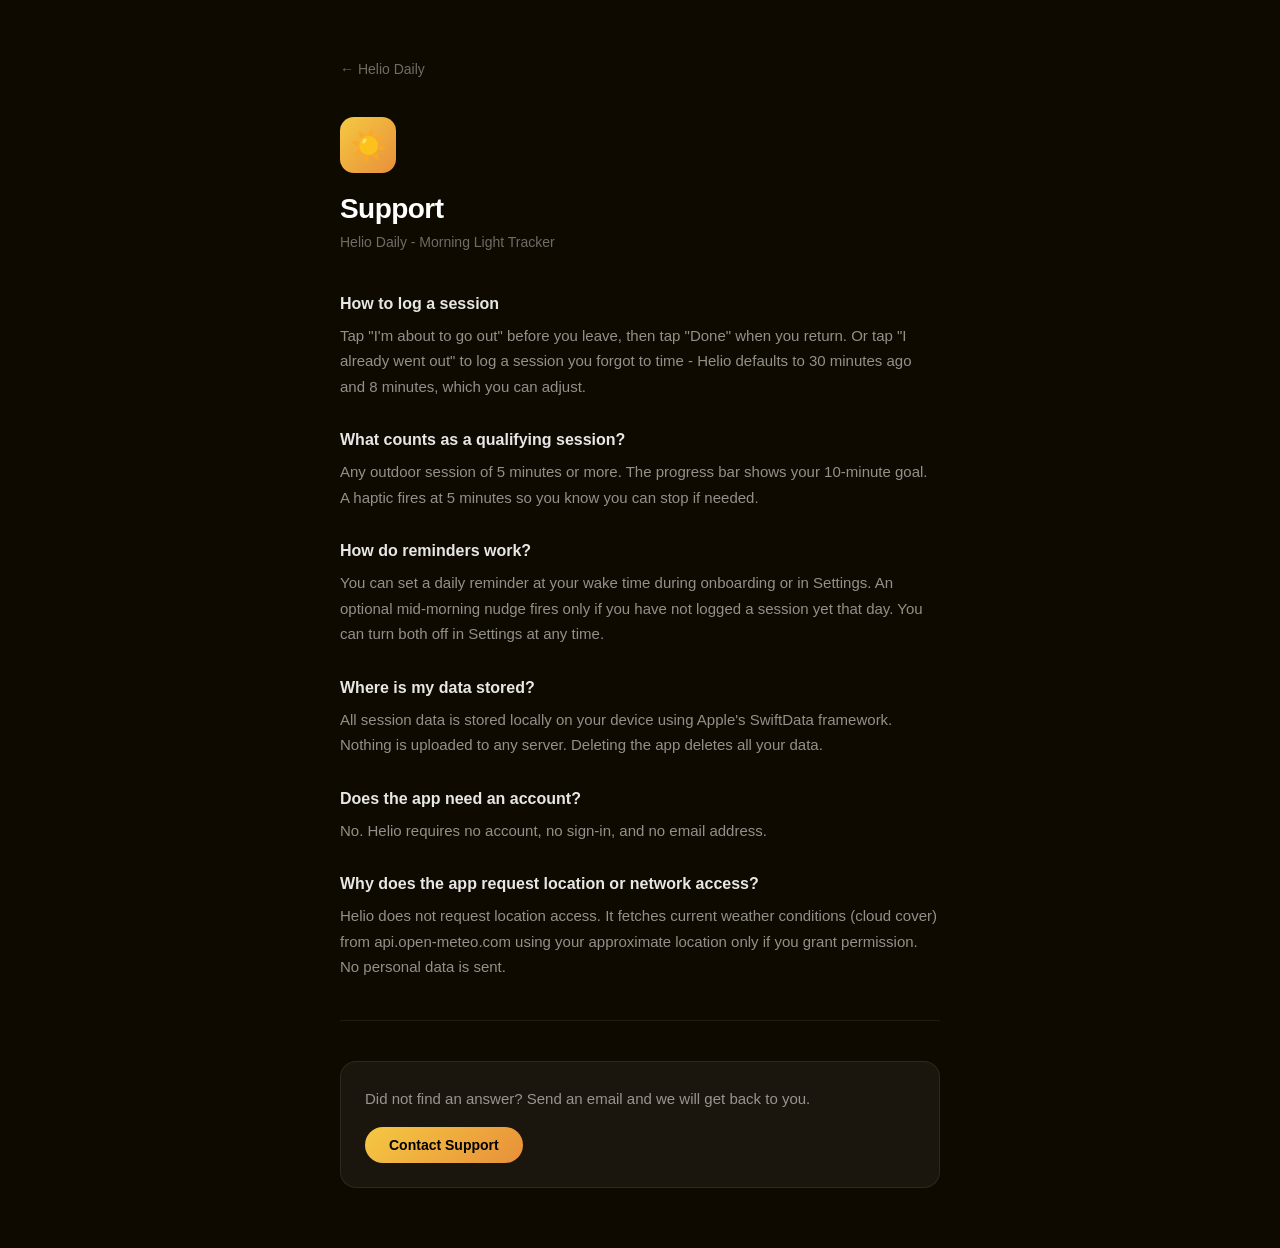
<file: helio/support.html>
<!DOCTYPE html>
<html lang="en">
<head>
<meta charset="UTF-8">
<meta name="viewport" content="width=device-width, initial-scale=1.0">
<title>Support - Helio Daily</title>
<style>
  * { margin: 0; padding: 0; box-sizing: border-box; }
  body { font-family: -apple-system, BlinkMacSystemFont, 'Segoe UI', sans-serif; background: #0F0A00; color: #fff; padding: 60px 20px; }
  .wrap { max-width: 600px; margin: 0 auto; }
  .back { font-size: 14px; color: rgba(255,255,255,0.4); text-decoration: none; display: inline-block; margin-bottom: 40px; }
  .back:hover { color: rgba(255,255,255,0.8); }
  .icon { width: 56px; height: 56px; background: linear-gradient(135deg, #F5C842, #E8903A); border-radius: 14px; display: flex; align-items: center; justify-content: center; font-size: 30px; margin-bottom: 20px; }
  h1 { font-size: 28px; font-weight: 700; letter-spacing: -0.02em; margin-bottom: 6px; }
  .app { font-size: 14px; color: rgba(255,255,255,0.4); margin-bottom: 40px; }
  h2 { font-size: 16px; font-weight: 600; color: rgba(255,255,255,0.9); margin: 32px 0 10px; }
  p { font-size: 15px; color: rgba(255,255,255,0.55); line-height: 1.7; }
  .divider { border: none; border-top: 1px solid rgba(255,255,255,0.08); margin: 40px 0; }
  .contact-box { background: rgba(255,255,255,0.05); border: 1px solid rgba(255,255,255,0.08); border-radius: 16px; padding: 24px; margin-top: 32px; }
  .contact-box p { margin-bottom: 16px; }
  a.btn { display: inline-block; background: linear-gradient(135deg, #F5C842, #E8903A); color: #000; font-weight: 700; font-size: 14px; padding: 10px 24px; border-radius: 100px; text-decoration: none; }
</style>
</head>
<body>
  <div class="wrap">
    <a class="back" href="./index.html">&#8592; Helio Daily</a>
    <div class="icon">☀️</div>
    <h1>Support</h1>
    <p class="app">Helio Daily - Morning Light Tracker</p>

    <h2>How to log a session</h2>
    <p>Tap "I'm about to go out" before you leave, then tap "Done" when you return. Or tap "I already went out" to log a session you forgot to time - Helio defaults to 30 minutes ago and 8 minutes, which you can adjust.</p>

    <h2>What counts as a qualifying session?</h2>
    <p>Any outdoor session of 5 minutes or more. The progress bar shows your 10-minute goal. A haptic fires at 5 minutes so you know you can stop if needed.</p>

    <h2>How do reminders work?</h2>
    <p>You can set a daily reminder at your wake time during onboarding or in Settings. An optional mid-morning nudge fires only if you have not logged a session yet that day. You can turn both off in Settings at any time.</p>

    <h2>Where is my data stored?</h2>
    <p>All session data is stored locally on your device using Apple's SwiftData framework. Nothing is uploaded to any server. Deleting the app deletes all your data.</p>

    <h2>Does the app need an account?</h2>
    <p>No. Helio requires no account, no sign-in, and no email address.</p>

    <h2>Why does the app request location or network access?</h2>
    <p>Helio does not request location access. It fetches current weather conditions (cloud cover) from api.open-meteo.com using your approximate location only if you grant permission. No personal data is sent.</p>

    <hr class="divider">

    <div class="contact-box">
      <p>Did not find an answer? Send an email and we will get back to you.</p>
      <a class="btn" href="mailto:support@heliodaily.app">Contact Support</a>
    </div>
  </div>
</body>
</html>
</file>
<file: payflow-invoice/styles.css>
:root {
  color-scheme: light;
  --ink: #07100e;
  --muted: #5e6b66;
  --line: #dfe7e2;
  --paper: #fbfcfa;
  --wash: #f1f6f3;
  --green: #18be73;
  --green-dark: #0f8f55;
  --blue: #2563eb;
}

* {
  box-sizing: border-box;
}

html {
  scroll-behavior: smooth;
}

body {
  margin: 0;
  background: var(--paper);
  color: var(--ink);
  font-family: -apple-system, BlinkMacSystemFont, "Segoe UI", Inter, Helvetica, Arial, sans-serif;
  line-height: 1.5;
}

a {
  color: inherit;
}

.site-header {
  display: flex;
  align-items: center;
  justify-content: space-between;
  gap: 24px;
  padding: 22px clamp(20px, 5vw, 72px);
  border-bottom: 1px solid var(--line);
  background: rgba(251, 252, 250, 0.86);
  backdrop-filter: blur(14px);
  position: sticky;
  top: 0;
  z-index: 10;
}

.brand {
  display: inline-flex;
  align-items: center;
  gap: 10px;
  color: var(--ink);
  font-weight: 760;
  text-decoration: none;
}

.mark {
  width: 28px;
  height: 28px;
  border-radius: 8px;
  background: var(--green);
  display: inline-grid;
  place-items: center;
  color: #fff;
  font-size: 16px;
  font-weight: 900;
}

.nav {
  display: flex;
  align-items: center;
  gap: 22px;
  color: var(--muted);
  font-size: 14px;
  font-weight: 650;
}

.nav a {
  text-decoration: none;
}

.nav a:hover {
  color: var(--green-dark);
}

.hero {
  min-height: calc(100svh - 74px);
  display: grid;
  align-items: center;
  padding: clamp(54px, 9vw, 120px) clamp(20px, 5vw, 72px);
  background:
    linear-gradient(135deg, rgba(24, 190, 115, 0.12), transparent 42%),
    radial-gradient(circle at 78% 18%, rgba(37, 99, 235, 0.12), transparent 32%),
    var(--paper);
}

.hero-inner {
  max-width: 1120px;
  margin: 0 auto;
  display: grid;
  grid-template-columns: minmax(0, 1.02fr) minmax(320px, 0.78fr);
  gap: clamp(42px, 7vw, 96px);
  align-items: center;
}

.eyebrow {
  margin: 0 0 16px;
  color: var(--green-dark);
  font-size: 13px;
  font-weight: 800;
  letter-spacing: 0.08em;
  text-transform: uppercase;
}

h1,
h2,
h3,
p {
  margin-top: 0;
}

h1 {
  max-width: 780px;
  margin-bottom: 20px;
  font-size: clamp(48px, 7vw, 92px);
  line-height: 0.96;
  letter-spacing: 0;
}

.lead {
  max-width: 620px;
  margin-bottom: 32px;
  color: var(--muted);
  font-size: clamp(18px, 2vw, 22px);
}

.actions {
  display: flex;
  flex-wrap: wrap;
  gap: 14px;
  align-items: center;
}

.button {
  display: inline-flex;
  align-items: center;
  justify-content: center;
  min-height: 48px;
  padding: 0 20px;
  border-radius: 999px;
  background: var(--ink);
  color: #fff;
  font-weight: 760;
  text-decoration: none;
  box-shadow: 0 12px 28px rgba(7, 16, 14, 0.18);
  transition: transform 160ms ease, background 160ms ease;
}

.button:hover {
  transform: translateY(-1px);
  background: #13231f;
}

.button.secondary {
  background: transparent;
  color: var(--ink);
  border: 1px solid var(--line);
  box-shadow: none;
}

.product-panel {
  border: 1px solid var(--line);
  border-radius: 28px;
  padding: 24px;
  background: rgba(255, 255, 255, 0.72);
  box-shadow: 0 24px 80px rgba(7, 16, 14, 0.12);
}

.phone {
  border-radius: 24px;
  background: #fff;
  border: 1px solid var(--line);
  overflow: hidden;
}

.phone-top {
  padding: 18px 20px;
  border-bottom: 1px solid var(--line);
  font-weight: 800;
}

.invoice-list {
  padding: 8px 20px 20px;
}

.invoice-row {
  display: grid;
  grid-template-columns: 1fr auto;
  gap: 16px;
  padding: 18px 0;
  border-bottom: 1px solid var(--line);
}

.invoice-row:last-child {
  border-bottom: 0;
}

.invoice-row strong {
  display: block;
  margin-bottom: 4px;
}

.invoice-row span,
.amount small {
  color: var(--muted);
}

.amount {
  text-align: right;
  font-weight: 800;
}

.status {
  display: inline-flex;
  margin-top: 8px;
  padding: 4px 9px;
  border-radius: 999px;
  background: #dff6ea;
  color: var(--green-dark);
  font-size: 12px;
  font-weight: 800;
}

.status.overdue {
  background: #ffe8e6;
  color: #b42318;
}

.section {
  max-width: 980px;
  margin: 0 auto;
  padding: clamp(58px, 8vw, 104px) clamp(20px, 5vw, 72px);
}

.section h2 {
  max-width: 720px;
  margin-bottom: 18px;
  font-size: clamp(32px, 4vw, 54px);
  line-height: 1.03;
  letter-spacing: 0;
}

.section > p {
  max-width: 700px;
  color: var(--muted);
  font-size: 18px;
}

.feature-list,
.faq-list,
.policy-list {
  margin-top: 36px;
  border-top: 1px solid var(--line);
}

.feature,
.faq,
.policy {
  display: grid;
  grid-template-columns: 220px minmax(0, 1fr);
  gap: 32px;
  padding: 26px 0;
  border-bottom: 1px solid var(--line);
}

.feature h3,
.faq h3,
.policy h3 {
  margin-bottom: 0;
  font-size: 18px;
}

.feature p,
.faq p,
.policy p,
.policy li {
  color: var(--muted);
}

.policy ul {
  margin: 0;
  padding-left: 18px;
}

.note {
  margin-top: 34px;
  padding: 20px 0 0;
  border-top: 1px solid var(--line);
  color: var(--muted);
}

.site-footer {
  padding: 34px clamp(20px, 5vw, 72px);
  border-top: 1px solid var(--line);
  color: var(--muted);
  display: flex;
  justify-content: space-between;
  gap: 18px;
  flex-wrap: wrap;
  font-size: 14px;
}

.site-footer a {
  color: var(--muted);
  text-decoration: none;
  margin-left: 18px;
}

.site-footer a:hover {
  color: var(--green-dark);
}

@media (max-width: 820px) {
  .site-header {
    position: static;
  }

  .nav {
    gap: 14px;
    font-size: 13px;
  }

  .hero {
    min-height: auto;
  }

  .hero-inner {
    grid-template-columns: 1fr;
  }

  .product-panel {
    border-radius: 22px;
    padding: 14px;
  }

  .feature,
  .faq,
  .policy {
    grid-template-columns: 1fr;
    gap: 8px;
  }

  .site-footer a {
    margin-left: 0;
    margin-right: 16px;
  }
}
</file>
